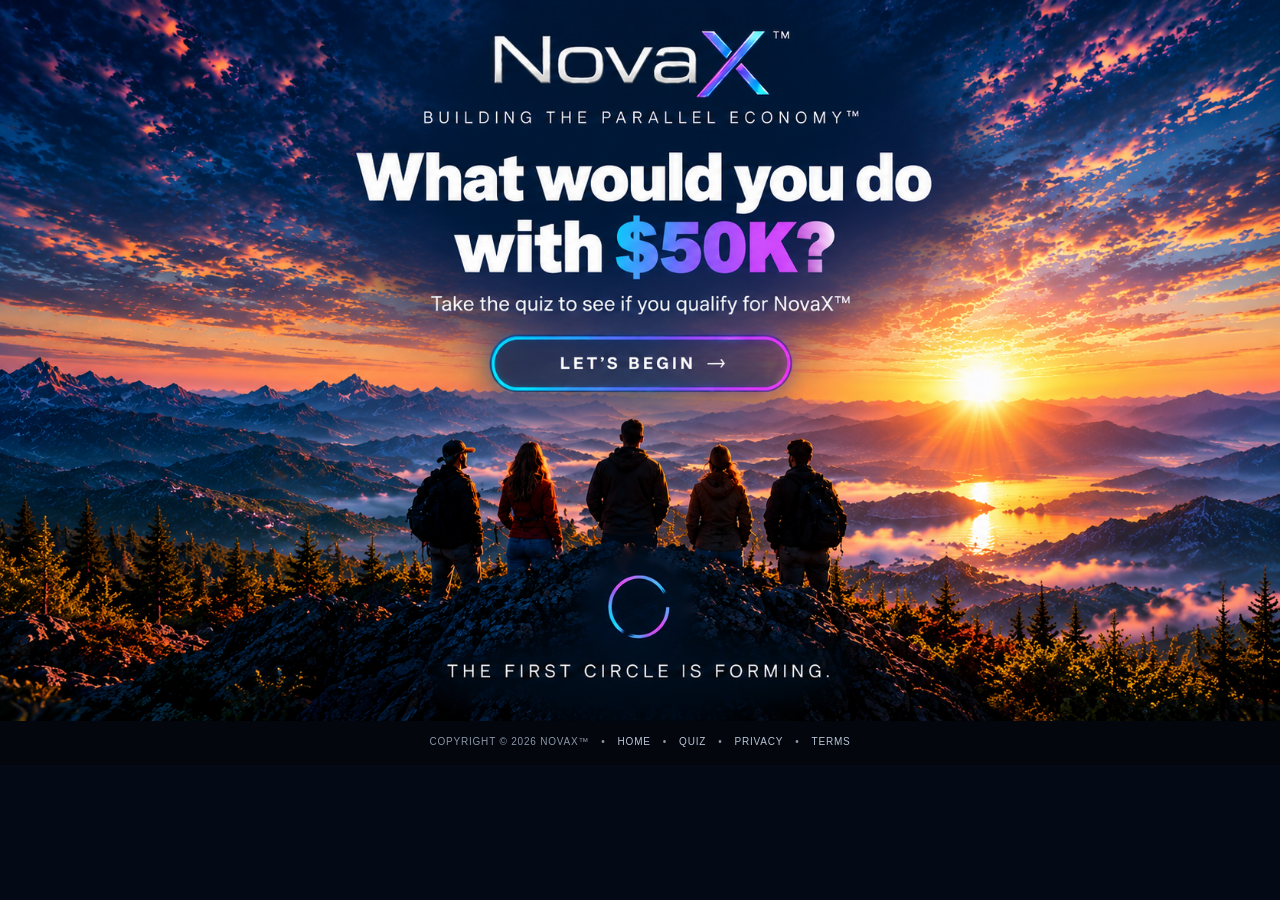
<file: index.html>
<!doctype html>
<html lang="en">
<head>
<meta charset="utf-8">
<meta name="viewport" content="width=device-width,initial-scale=1">
<title>NovaX™ — Building the Parallel Economy™</title>
<meta name="description" content="NovaX™ — Building the Parallel Economy™. What would you do with $50K? Take the quiz to see if you qualify for NovaX™.">
<meta name="theme-color" content="#030a16">
<style>
:root{--page-bg:#030a16;--footer:#03070d;--footer-text:#8b96a8;--footer-link:#b9c6d8}
*{box-sizing:border-box}
html,body{margin:0;min-height:100%;background:var(--page-bg);color:#fff;font-family:Arial,Helvetica,sans-serif}
body{min-height:100svh;overflow-x:hidden}
.landing-page{min-height:100svh;display:flex;flex-direction:column;align-items:center;justify-content:flex-start;background:var(--page-bg);overflow-x:hidden}
.landing-stage{position:relative;flex:0 0 auto;width:100vw;height:100svh;min-height:0;overflow:hidden;background:var(--page-bg);display:flex;align-items:center;justify-content:center}
.landing-art{display:block;width:auto;height:100%;max-width:none;object-fit:contain;flex:0 0 auto}
.landing-art--landscape{display:none}
.landing-cta{position:absolute;left:25.6%;top:48.0%;width:48.5%;height:6.0%;z-index:3;display:block;border-radius:999px;cursor:pointer;-webkit-tap-highlight-color:transparent}
.landing-cta:focus-visible{outline:3px solid #fff;outline-offset:6px}
.site-footer{width:100%;display:flex;justify-content:center;align-items:center;gap:12px;flex-wrap:wrap;padding:14px 12px 16px;background:var(--footer);color:var(--footer-text);font-size:10px;line-height:1.4;letter-spacing:.08em;text-transform:uppercase;text-align:center}
.site-footer a{color:var(--footer-link);text-decoration:none}.site-footer a:hover{color:#fff}.site-footer a:focus-visible{outline:2px solid #fff;outline-offset:3px}
.sr-only{position:absolute!important;width:1px!important;height:1px!important;padding:0!important;margin:-1px!important;overflow:hidden!important;clip:rect(0,0,0,0)!important;white-space:nowrap!important;border:0!important}
@media (min-width:768px) and (orientation:landscape){
 .landing-stage{width:100vw;height:min(100svh,56.32775vw);max-height:100svh}
 .landing-art--portrait{display:none}
 .landing-art--landscape{display:block;width:100%;height:100%;object-fit:fill}
 .landing-cta{left:38.0%;top:46.0%;width:24.0%;height:8.0%}
}
@media (max-width:767px),(orientation:portrait){
 .landing-art--portrait{display:block}
 .landing-art--landscape{display:none}
 .landing-cta{left:25.6%;top:48.0%;width:48.5%;height:6.0%}
}
@media (prefers-reduced-motion:reduce){.landing-cta{transition:none}}
</style>
</head>
<body>
<main class="landing-page" aria-label="NovaX™ landing page">
  <section class="landing-stage" aria-label="NovaX™ introduction">
    <img class="landing-art landing-art--portrait" src="assets/NovaX_LOCKED_PORTRAIT_REFERENCE.png" alt="NovaX™ — Building the Parallel Economy™. What would you do with $50K?">
    <img class="landing-art landing-art--landscape" src="assets/NovaX_LOCKED_LANDSCAPE_REFERENCE.png" alt="" aria-hidden="true">
    <a class="landing-cta" href="quiz.html" aria-label="Let's begin the NovaX™ quiz"><span class="sr-only">LET’S BEGIN →</span></a>
  </section>
  <nav class="site-footer" aria-label="Site navigation">
    <span>Copyright © 2026 NovaX™</span><span aria-hidden="true">•</span>
    <a href="index.html">Home</a><span aria-hidden="true">•</span>
    <a href="quiz.html">Quiz</a><span aria-hidden="true">•</span>
    <a href="privacy.html">Privacy</a><span aria-hidden="true">•</span>
    <a href="terms.html">Terms</a>
  </nav>
</main>
</body>
</html>
</file>
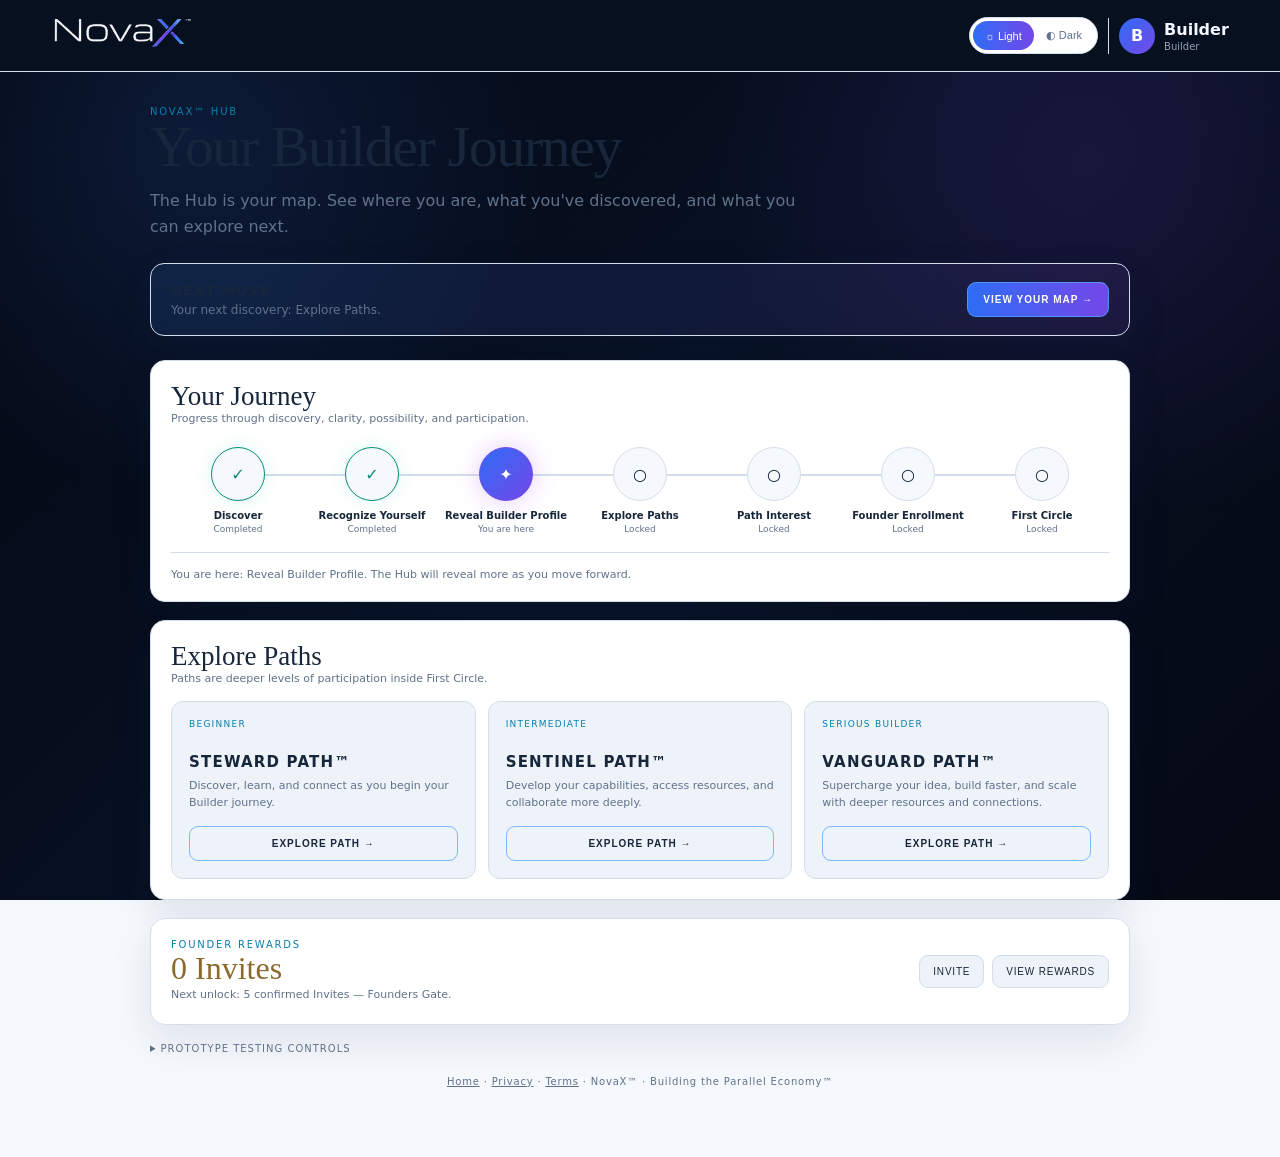
<file: hub.html>
<!doctype html>
<html lang="en">
<head>
<meta charset="utf-8"><meta name="viewport" content="width=device-width,initial-scale=1">
<title>NovaX™ Hub — Your Builder Journey</title>
<style>
:root{--bg:#06101f;--panel:#0a1729;--panel2:#0d1d32;--text:#f4f7ff;--muted:#93a2b8;--line:#21405f;--cyan:#20d8ff;--blue:#3d8cff;--violet:#9b5cff;--gold:#d6b66b;--good:#45e6c0;--shadow:0 18px 55px rgba(0,0,0,.24)}
html.light{--bg:#f5f8fc;--panel:#fff;--panel2:#edf3f9;--text:#17263a;--muted:#60728b;--line:#d3deea;--cyan:#087fae;--blue:#2f6cf4;--violet:#7447e8;--gold:#8b6a2e;--good:#078d76;--shadow:0 16px 42px rgba(31,60,95,.10)}
*{box-sizing:border-box}html{scroll-behavior:smooth}body{margin:0;background:radial-gradient(circle at 70% 0%,rgba(44,100,180,.18),transparent 34%),var(--bg);color:var(--text);font-family:Inter,ui-sans-serif,system-ui,-apple-system,Segoe UI,Arial,sans-serif}.app{min-height:100vh}.top{height:72px;border-bottom:1px solid var(--line);display:flex;align-items:center;justify-content:space-between;padding:0 clamp(16px,4vw,54px);position:sticky;top:0;z-index:20;background:color-mix(in srgb,var(--bg) 92%,transparent);backdrop-filter:blur(14px)}.brand img{width:156px;height:54px;object-fit:contain;display:block}.actions{display:flex;align-items:center;gap:10px}.theme{display:flex;border:1px solid var(--line);border-radius:999px;padding:3px;background:var(--panel)}.theme button{border:0;background:transparent;border-radius:999px;padding:8px 12px;font-size:11px;color:var(--muted)}.theme button.active{background:linear-gradient(90deg,var(--blue),var(--violet));color:#fff}.profile{display:flex;align-items:center;gap:9px;padding-left:10px;border-left:1px solid var(--line)}.avatar{width:36px;height:36px;border-radius:50%;display:grid;place-items:center;background:linear-gradient(135deg,var(--blue),var(--violet));color:#fff;font-weight:800}.profile small{display:block;color:var(--muted);font-size:10px;margin-top:2px}.top{background:color-mix(in srgb,var(--bg) 94%,transparent);color:var(--text)}html.light .top{background:#06101f;color:#f4f7ff}html.light .top .profile small{color:#93a2b8}html.light .top .theme{background:var(--panel);border-color:var(--line)}html.light .top .theme button{color:var(--muted)}html.light .top .theme button.active{background:linear-gradient(90deg,var(--blue),var(--violet));color:#fff}.wrap{width:min(980px,92vw);margin:0 auto;padding:34px 0 70px}.eyebrow{font-size:10px;letter-spacing:.18em;text-transform:uppercase;color:var(--cyan)}h1,h2,h3{margin:0}h1{font-family:Georgia,serif;font-weight:400;font-size:clamp(36px,5vw,58px);line-height:1.02;letter-spacing:-.025em}.intro{margin-bottom:22px}.intro p{max-width:650px;color:var(--muted);line-height:1.6;margin:12px 0 0}.next{display:flex;align-items:center;justify-content:space-between;gap:18px;padding:18px 20px;border:1px solid var(--line);border-radius:14px;background:linear-gradient(120deg,rgba(61,140,255,.12),rgba(155,92,255,.09));box-shadow:var(--shadow);margin:24px 0}.next strong{display:block;font-size:13px;letter-spacing:.12em;text-transform:uppercase}.next p{margin:5px 0 0;color:var(--muted);font-size:12px}.next button,.path button{border:1px solid rgba(87,164,255,.75);background:linear-gradient(90deg,var(--blue),var(--violet));border-radius:9px;padding:11px 15px;color:#fff;font-size:10px;font-weight:800;letter-spacing:.1em;text-transform:uppercase;white-space:nowrap}.section{margin-top:18px;padding:20px;border:1px solid var(--line);border-radius:15px;background:linear-gradient(180deg,rgba(12,30,52,.78),rgba(7,20,36,.86));box-shadow:var(--shadow)}html.light .section{background:var(--panel)}.section-head{display:flex;justify-content:space-between;align-items:end;gap:12px}.section-head h2{font-family:Georgia,serif;font-size:27px;font-weight:400}.section-head p{margin:0;color:var(--muted);font-size:11px}.map{margin-top:22px;display:grid;grid-template-columns:repeat(7,1fr);gap:0;position:relative}.map:before{content:"";position:absolute;left:7%;right:7%;top:27px;height:2px;background:var(--line)}.node{position:relative;text-align:center;z-index:1}.dot{width:54px;height:54px;margin:0 auto;border-radius:50%;display:grid;place-items:center;border:1px solid var(--line);background:var(--bg);font-size:16px}.node.done .dot{border-color:var(--good);color:var(--good);box-shadow:0 0 18px rgba(69,230,192,.18)}.node.current .dot{border-color:var(--violet);background:linear-gradient(135deg,var(--blue),var(--violet));color:#fff;box-shadow:0 0 25px rgba(155,92,255,.3)}.node b{display:block;margin-top:9px;font-size:10px}.node span{display:block;margin-top:3px;color:var(--muted);font-size:9px}.map-note{margin-top:18px;padding-top:15px;border-top:1px solid var(--line);font-size:11px;color:var(--muted)}.paths{display:grid;grid-template-columns:repeat(3,1fr);gap:12px;margin-top:16px}.path{padding:17px;border:1px solid var(--line);border-radius:12px;background:var(--panel2);min-height:165px;display:flex;flex-direction:column}.path .state{font-size:9px;letter-spacing:.14em;text-transform:uppercase;color:var(--cyan)}.path h3{font-size:15px;letter-spacing:.08em;margin-top:24px}.path p{font-size:11px;color:var(--muted);line-height:1.5;margin:7px 0 15px}.path button{margin-top:auto;background:transparent;color:var(--text)}.founder-row{display:flex;align-items:center;justify-content:space-between;gap:18px}.founder-count{font-family:Georgia,serif;font-size:32px;color:var(--gold)}.founder-meta{color:var(--muted);font-size:11px;line-height:1.5}.founder-actions{display:flex;gap:8px}.ghost{border:1px solid var(--line);background:var(--panel2);color:var(--text);border-radius:9px;padding:10px 13px;font-size:10px;letter-spacing:.08em;text-transform:uppercase}.details{margin-top:18px}.details summary{cursor:pointer;color:var(--muted);font-size:10px;letter-spacing:.1em;text-transform:uppercase}.test-grid{display:grid;grid-template-columns:repeat(4,1fr);gap:7px;margin-top:10px}.test-grid button{padding:9px}.event-log{margin-top:10px}.event-log pre{max-height:220px;overflow:auto;white-space:pre-wrap;font-size:9px;color:var(--muted);background:var(--bg);padding:10px;border-radius:8px}.footer{margin-top:22px;text-align:center;color:var(--muted);font-size:10px;letter-spacing:.08em}.footer a{color:var(--muted)}@media(max-width:760px){.top{height:66px}.brand img{width:126px}.profile div:not(.avatar){display:none}.wrap{padding-top:24px}.next{align-items:stretch;flex-direction:column}.next button{width:100%}.map{grid-template-columns:1fr;gap:16px;padding-left:10px}.map:before{left:36px;right:auto;top:27px;bottom:27px;width:2px;height:auto}.node{display:grid;grid-template-columns:54px 1fr;text-align:left;align-items:center;column-gap:13px}.node b{margin:0}.node span{grid-column:2}.paths{grid-template-columns:1fr}.founder-row{align-items:flex-start;flex-direction:column}.founder-actions{width:100%}.founder-actions button{flex:1}.test-grid{grid-template-columns:repeat(2,1fr)}}
</style>
<link rel="stylesheet" href="assets/novax-signature.css">
</head>
<body class="hub-page">
<header class="top"><div class="brand"><img id="brandLogo" src="assets/NovaX_APPROVED_LOGO_ASSET.png" alt="NovaX™"></div><div class="actions"><div class="theme" aria-label="Theme"><button id="lightBtn" type="button">☼ Light</button><button id="darkBtn" type="button">◐ Dark</button></div><div class="profile"><div class="avatar" id="avatar">B</div><div><strong id="userName">Builder</strong><small>Builder</small></div></div></div></header>
<main class="wrap">
<section class="intro"><div class="eyebrow">NovaX™ Hub</div><h1>Your Builder Journey</h1><p>The Hub is your map. See where you are, what you've discovered, and what you can explore next.</p></section>
<section class="next"><div><strong id="nextLabel">NEXT MOVE</strong><p id="nextText">Explore your Builder Journey.</p></div><button id="nextBtn" type="button">VIEW YOUR MAP →</button></section>
<section class="section" id="journey"><div class="section-head"><div><h2>Your Journey</h2><p>Progress through discovery, clarity, possibility, and participation.</p></div></div><div class="map" id="journeyMap"></div><div class="map-note" id="mapNote">Your Builder Profile is where your map begins. Your next discovery is ahead.</div></section>
<section class="section" id="paths"><div class="section-head"><div><h2>Explore Paths</h2><p>Paths are deeper levels of participation inside First Circle.</p></div></div><div class="paths"><article class="path"><span class="state">BEGINNER</span><h3>STEWARD PATH™</h3><p>Discover, learn, and connect as you begin your Builder journey.</p><button type="button" data-path="steward">EXPLORE PATH →</button></article><article class="path"><span class="state">INTERMEDIATE</span><h3>SENTINEL PATH™</h3><p>Develop your capabilities, access resources, and collaborate more deeply.</p><button type="button" data-path="sentinel">EXPLORE PATH →</button></article><article class="path"><span class="state">SERIOUS BUILDER</span><h3>VANGUARD PATH™</h3><p>Supercharge your idea, build faster, and scale with deeper resources and connections.</p><button type="button" data-path="vanguard">EXPLORE PATH →</button></article></div></section>
<section class="section" id="founderRewards"><div class="founder-row"><div><div class="eyebrow">Founder Rewards</div><div class="founder-count"><span id="inviteCount">0</span> Invites</div><div class="founder-meta" id="rewardNext">Reach 5 confirmed Invites to unlock Founders Gate.</div></div><div class="founder-actions"><button class="ghost" id="inviteBtn" type="button">INVITE</button><button class="ghost" id="rewardsBtn" type="button">VIEW REWARDS</button></div></div></section>
<details class="details"><summary>Prototype testing controls</summary><div class="test-grid"><button class="ghost" data-simulate="1">+1</button><button class="ghost" data-simulate="5">+5</button><button class="ghost" data-simulate="50">+50</button><button class="ghost" data-simulate="1000">+1,000</button></div><div class="test-grid"><button class="ghost" id="simulateDuplicate">TEST DUPLICATE</button><button class="ghost" id="simulateSelf">TEST SELF-INVITE</button><button class="ghost" id="resetTestData">RESET</button><button class="ghost" id="copyBtn">COPY INVITE</button></div><div class="event-log"><pre id="eventLog">No simulated qualifying events yet.</pre></div></details>
<footer class="footer"><a href="index.html">Home</a> · <a href="privacy.html">Privacy</a> · <a href="terms.html">Terms</a> · NovaX™ · Building the Parallel Economy™</footer>
</main>
<script>
const KEY='novax_builder_v4';
function state(){try{return JSON.parse(localStorage.getItem(KEY)||'{}')}catch(e){return {}}}
const s=state(), first=(s.name||'Builder').split(/\s+/)[0], profile=s.profile||'';
document.getElementById('userName').textContent=first;document.getElementById('avatar').textContent=first[0]?.toUpperCase()||'B';
const count=Number(s.confirmedInviteCount||0);document.getElementById('inviteCount').textContent=count.toLocaleString();
const stages=['Discover','Recognize Yourself','Reveal Builder Profile','Explore Paths','Path Interest','Founder Enrollment','First Circle'];
let current=profile?3:2;if(count>=5)current=5;if(count>=1000)current=6;
document.getElementById('journeyMap').innerHTML=stages.map((x,i)=>`<div class="node ${i<current?'done':''} ${i===current?'current':''}"><div class="dot">${i<current?'✓':i===current?'✦':'○'}</div><div><b>${x}</b><span>${i<current?'Completed':i===current?'You are here':'Locked'}</span></div></div>`).join('');
const nextText=stages[Math.min(current+1,stages.length-1)];document.getElementById('nextText').textContent=current>=6?'Your First Circle journey is beginning.':`Your next discovery: ${nextText}.`;
document.getElementById('nextBtn').onclick=()=>document.getElementById('journey').scrollIntoView({behavior:'smooth'});
document.getElementById('mapNote').textContent=current>=6?'You have reached First Circle. Deeper participation begins there.':`You are here: ${stages[current]}. The Hub will reveal more as you move forward.`;
const milestones=[[5,'Founders Gate'],[50,'$50 Founders Credit'],[100,'$100 Founders Credit'],[250,'$250 Founders Credit'],[500,'$500 Founders Credit or Steward Path™'],[1000,'$1,000 Founders Credit toward Sentinel/Vanguard + priority placement']];
const next=milestones.find(x=>count<x[0]);document.getElementById('rewardNext').textContent=next?`Next unlock: ${next[0].toLocaleString()} confirmed Invites — ${next[1]}.`:'All Founder Reward milestones reached.';
document.getElementById('inviteBtn').onclick=()=>{const code=s.inviteCode||('NOVAX-'+(first||'BUILDER').toUpperCase());const url=location.origin+location.pathname.replace(/hub\.html$/,'')+'quiz.html?ref='+encodeURIComponent(code);if(navigator.share)navigator.share({title:'NovaX™',text:'Invite Builders to take the Quiz. Help Launch NovaX™. Unlock Founding Rewards.',url});else navigator.clipboard?.writeText(url)};
document.getElementById('rewardsBtn').onclick=()=>{document.getElementById('founderRewards').scrollIntoView({behavior:'smooth'})};
document.querySelectorAll('[data-path]').forEach(b=>b.onclick=()=>alert('Path Discovery prototype — the detailed Path experience will be tested next.'));
function applyTheme(t){document.documentElement.classList.toggle('light',t==='light');document.getElementById('lightBtn').classList.toggle('active',t==='light');document.getElementById('darkBtn').classList.toggle('active',t==='dark');document.getElementById('brandLogo').src='assets/NovaX_APPROVED_LOGO_ASSET.png';try{localStorage.setItem('novax_theme',t)}catch(e){}}
const saved=localStorage.getItem('novax_theme');const auto=matchMedia('(prefers-color-scheme: light)').matches?'light':'dark';applyTheme(saved||auto);document.getElementById('lightBtn').onclick=()=>applyTheme('light');document.getElementById('darkBtn').onclick=()=>applyTheme('dark');
let testModeEvents=Array.isArray(s.inviteEvents)?s.inviteEvents:[], confirmedInviteCount=count;
function save(){const n={...s,confirmedInviteCount,testModeEvents,inviteEvents:testModeEvents};try{localStorage.setItem(KEY,JSON.stringify(n))}catch(e){}}
function eid(){return `test_${Date.now()}_${Math.random().toString(36).slice(2,7)}`}
function record(type,data={}){testModeEvents.push({eventId:eid(),eventType:type,timestamp:new Date().toISOString(),testMode:true,...data})}
function simulateOne(){const participantId=`test_participant_${testModeEvents.filter(e=>e.eventType==='confirmed_invite_qualified').length+1}`,founderId=s.inviteCode||'NOVAX-BUILDER';record('confirmed_invite_qualified',{founderId,invitedParticipantId:participantId});confirmedInviteCount++;}
function refresh(){document.getElementById('inviteCount').textContent=confirmedInviteCount.toLocaleString();const n=milestones.find(x=>confirmedInviteCount<x[0]);document.getElementById('rewardNext').textContent=n?`Next unlock: ${n[0].toLocaleString()} confirmed Invites — ${n[1]}.`:'All Founder Reward milestones reached.';document.getElementById('eventLog').textContent=testModeEvents.slice(-30).map(e=>JSON.stringify(e)).join('\n')||'No simulated qualifying events yet.';save()}
function simulateMany(n){for(let i=0;i<n;i++)simulateOne();refresh()}
document.querySelectorAll('[data-simulate]').forEach(b=>b.onclick=()=>simulateMany(Number(b.dataset.simulate)));document.getElementById('simulateDuplicate').onclick=()=>{record('duplicate_event_rejected',{reason:'Participant already qualified'});refresh()};document.getElementById('simulateSelf').onclick=()=>{record('self_invite_rejected',{reason:'Self-invite'});refresh()};document.getElementById('resetTestData').onclick=()=>{testModeEvents=[];confirmedInviteCount=0;refresh()};document.getElementById('copyBtn').onclick=()=>{const code=s.inviteCode||('NOVAX-'+(first||'BUILDER').toUpperCase());const url=location.origin+location.pathname.replace(/hub\.html$/,'')+'quiz.html?ref='+encodeURIComponent(code);navigator.clipboard?.writeText(url)};
</script></body></html>
</file>
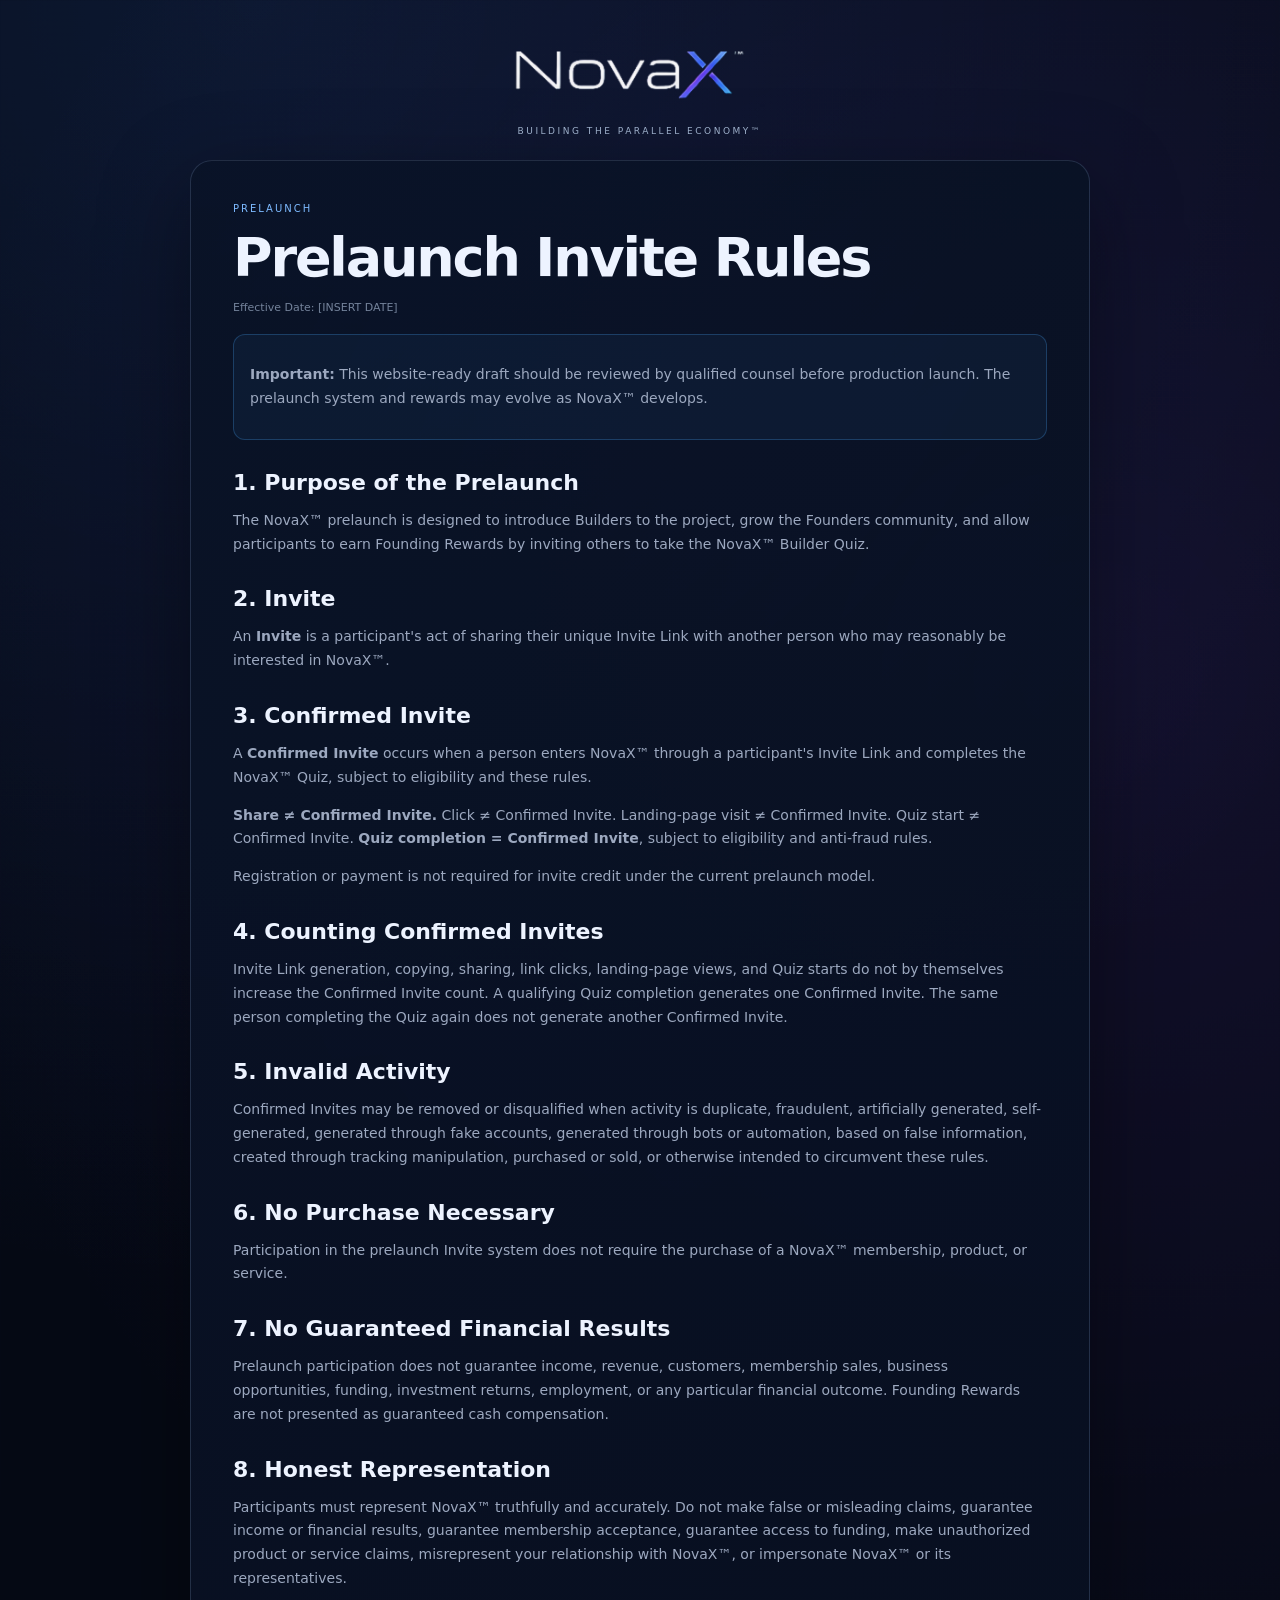
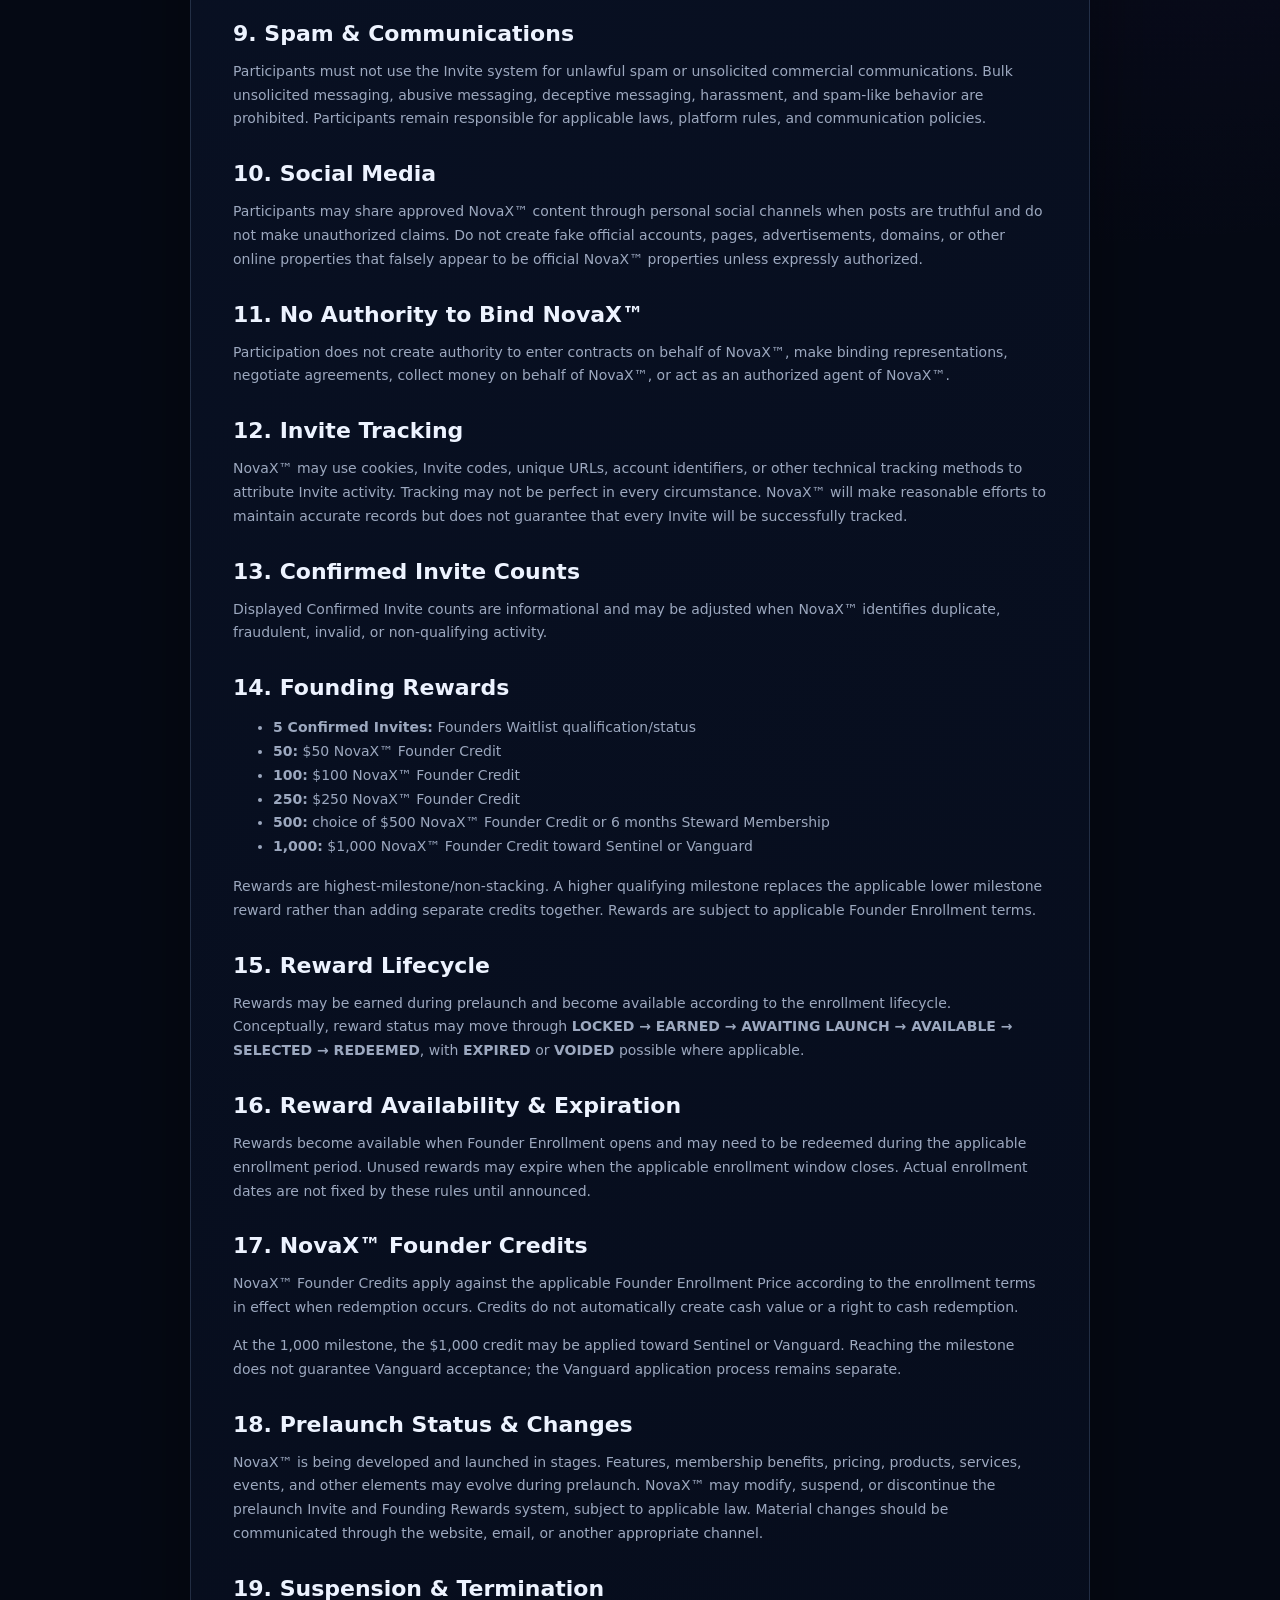
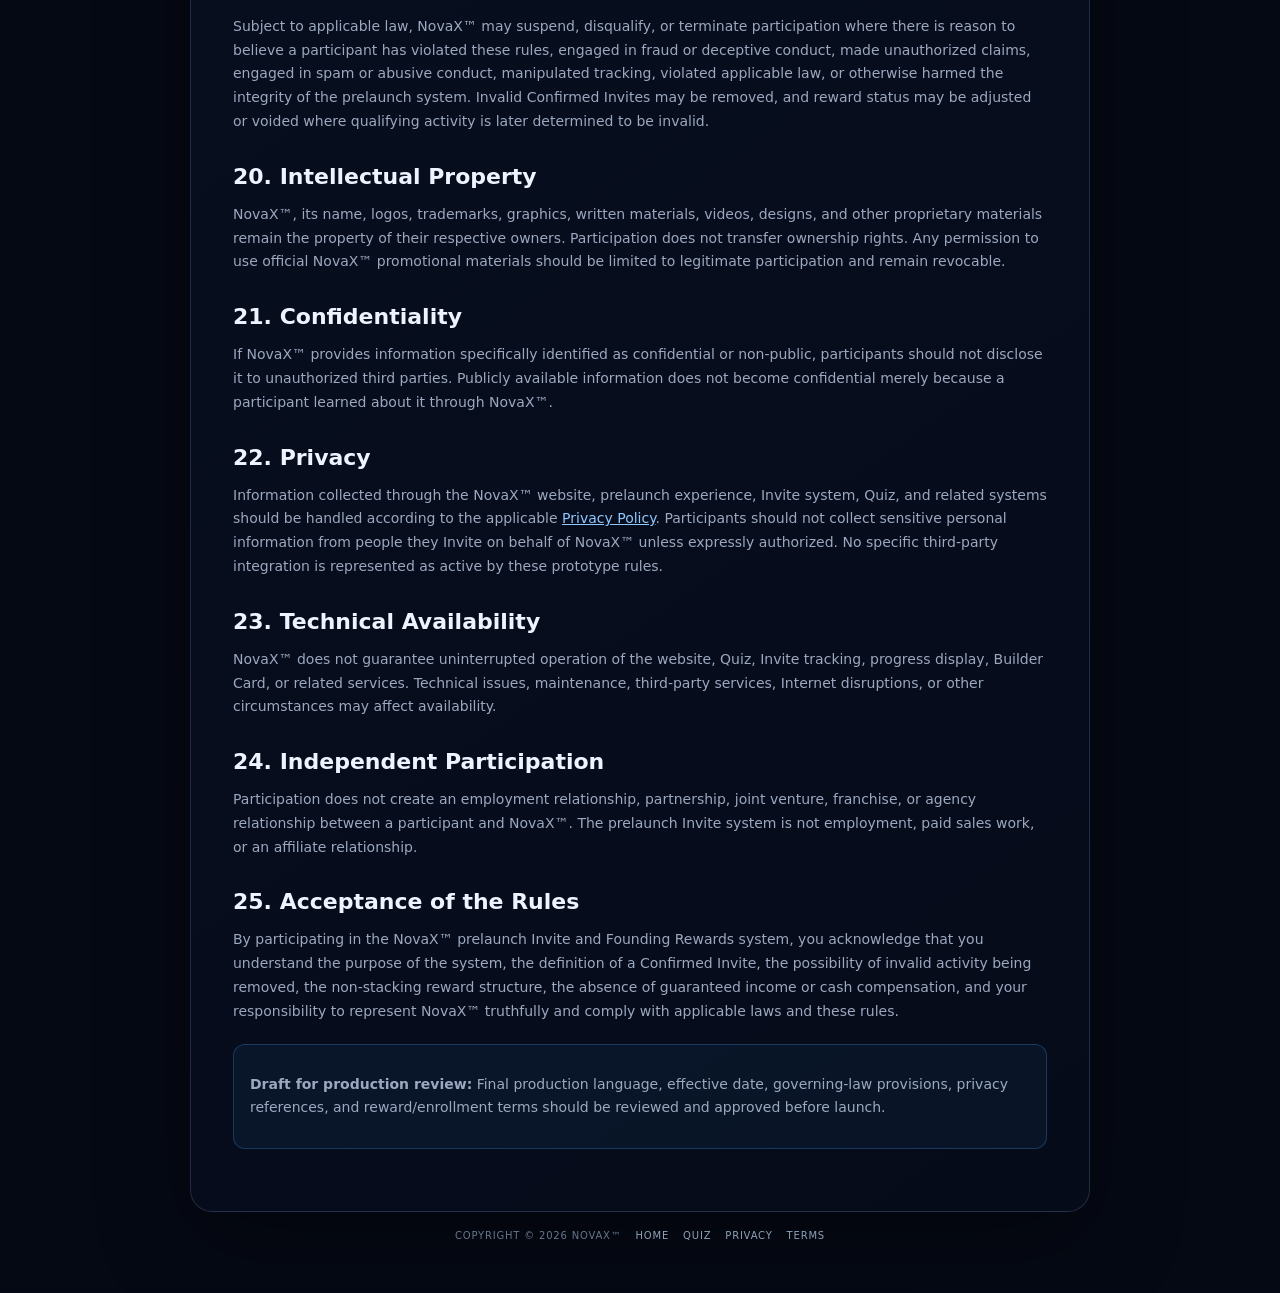
<file: prelaunch-invite-rules.html>
<!doctype html><html lang="en"><head><meta charset="utf-8"><meta name="viewport" content="width=device-width,initial-scale=1"><title>NovaX™ — Prelaunch Invite Rules</title><meta name="description" content="NovaX™ Prelaunch Invite Rules and Founding Rewards"><link rel="stylesheet" href="legal.css"></head><body><main class="page"><header class="header"><img class="logo" src="assets/NovaX_APPROVED_LOGO_ASSET.png" alt="NovaX™"><div class="tagline">Building the Parallel Economy™</div></header><article class="panel"><div class="eyebrow">Prelaunch</div><h1>Prelaunch Invite Rules</h1><div class="meta">Effective Date: [INSERT DATE]</div><div class="notice"><p><strong>Important:</strong> This website-ready draft should be reviewed by qualified counsel before production launch. The prelaunch system and rewards may evolve as NovaX™ develops.</p></div><h2>1. Purpose of the Prelaunch</h2><p>The NovaX™ prelaunch is designed to introduce Builders to the project, grow the Founders community, and allow participants to earn Founding Rewards by inviting others to take the NovaX™ Builder Quiz.</p><h2>2. Invite</h2><p>An <strong>Invite</strong> is a participant's act of sharing their unique Invite Link with another person who may reasonably be interested in NovaX™.</p><h2>3. Confirmed Invite</h2><p>A <strong>Confirmed Invite</strong> occurs when a person enters NovaX™ through a participant's Invite Link and completes the NovaX™ Quiz, subject to eligibility and these rules.</p><p><strong>Share ≠ Confirmed Invite.</strong> Click ≠ Confirmed Invite. Landing-page visit ≠ Confirmed Invite. Quiz start ≠ Confirmed Invite. <strong>Quiz completion = Confirmed Invite</strong>, subject to eligibility and anti-fraud rules.</p><p>Registration or payment is not required for invite credit under the current prelaunch model.</p><h2>4. Counting Confirmed Invites</h2><p>Invite Link generation, copying, sharing, link clicks, landing-page views, and Quiz starts do not by themselves increase the Confirmed Invite count. A qualifying Quiz completion generates one Confirmed Invite. The same person completing the Quiz again does not generate another Confirmed Invite.</p><h2>5. Invalid Activity</h2><p>Confirmed Invites may be removed or disqualified when activity is duplicate, fraudulent, artificially generated, self-generated, generated through fake accounts, generated through bots or automation, based on false information, created through tracking manipulation, purchased or sold, or otherwise intended to circumvent these rules.</p><h2>6. No Purchase Necessary</h2><p>Participation in the prelaunch Invite system does not require the purchase of a NovaX™ membership, product, or service.</p><h2>7. No Guaranteed Financial Results</h2><p>Prelaunch participation does not guarantee income, revenue, customers, membership sales, business opportunities, funding, investment returns, employment, or any particular financial outcome. Founding Rewards are not presented as guaranteed cash compensation.</p><h2>8. Honest Representation</h2><p>Participants must represent NovaX™ truthfully and accurately. Do not make false or misleading claims, guarantee income or financial results, guarantee membership acceptance, guarantee access to funding, make unauthorized product or service claims, misrepresent your relationship with NovaX™, or impersonate NovaX™ or its representatives.</p><h2>9. Spam &amp; Communications</h2><p>Participants must not use the Invite system for unlawful spam or unsolicited commercial communications. Bulk unsolicited messaging, abusive messaging, deceptive messaging, harassment, and spam-like behavior are prohibited. Participants remain responsible for applicable laws, platform rules, and communication policies.</p><h2>10. Social Media</h2><p>Participants may share approved NovaX™ content through personal social channels when posts are truthful and do not make unauthorized claims. Do not create fake official accounts, pages, advertisements, domains, or other online properties that falsely appear to be official NovaX™ properties unless expressly authorized.</p><h2>11. No Authority to Bind NovaX™</h2><p>Participation does not create authority to enter contracts on behalf of NovaX™, make binding representations, negotiate agreements, collect money on behalf of NovaX™, or act as an authorized agent of NovaX™.</p><h2>12. Invite Tracking</h2><p>NovaX™ may use cookies, Invite codes, unique URLs, account identifiers, or other technical tracking methods to attribute Invite activity. Tracking may not be perfect in every circumstance. NovaX™ will make reasonable efforts to maintain accurate records but does not guarantee that every Invite will be successfully tracked.</p><h2>13. Confirmed Invite Counts</h2><p>Displayed Confirmed Invite counts are informational and may be adjusted when NovaX™ identifies duplicate, fraudulent, invalid, or non-qualifying activity.</p><h2>14. Founding Rewards</h2><ul><li><strong>5 Confirmed Invites:</strong> Founders Waitlist qualification/status</li><li><strong>50:</strong> $50 NovaX™ Founder Credit</li><li><strong>100:</strong> $100 NovaX™ Founder Credit</li><li><strong>250:</strong> $250 NovaX™ Founder Credit</li><li><strong>500:</strong> choice of $500 NovaX™ Founder Credit or 6 months Steward Membership</li><li><strong>1,000:</strong> $1,000 NovaX™ Founder Credit toward Sentinel or Vanguard</li></ul><p>Rewards are highest-milestone/non-stacking. A higher qualifying milestone replaces the applicable lower milestone reward rather than adding separate credits together. Rewards are subject to applicable Founder Enrollment terms.</p><h2>15. Reward Lifecycle</h2><p>Rewards may be earned during prelaunch and become available according to the enrollment lifecycle. Conceptually, reward status may move through <strong>LOCKED → EARNED → AWAITING LAUNCH → AVAILABLE → SELECTED → REDEEMED</strong>, with <strong>EXPIRED</strong> or <strong>VOIDED</strong> possible where applicable.</p><h2>16. Reward Availability &amp; Expiration</h2><p>Rewards become available when Founder Enrollment opens and may need to be redeemed during the applicable enrollment period. Unused rewards may expire when the applicable enrollment window closes. Actual enrollment dates are not fixed by these rules until announced.</p><h2>17. NovaX™ Founder Credits</h2><p>NovaX™ Founder Credits apply against the applicable Founder Enrollment Price according to the enrollment terms in effect when redemption occurs. Credits do not automatically create cash value or a right to cash redemption.</p><p>At the 1,000 milestone, the $1,000 credit may be applied toward Sentinel or Vanguard. Reaching the milestone does not guarantee Vanguard acceptance; the Vanguard application process remains separate.</p><h2>18. Prelaunch Status &amp; Changes</h2><p>NovaX™ is being developed and launched in stages. Features, membership benefits, pricing, products, services, events, and other elements may evolve during prelaunch. NovaX™ may modify, suspend, or discontinue the prelaunch Invite and Founding Rewards system, subject to applicable law. Material changes should be communicated through the website, email, or another appropriate channel.</p><h2>19. Suspension &amp; Termination</h2><p>Subject to applicable law, NovaX™ may suspend, disqualify, or terminate participation where there is reason to believe a participant has violated these rules, engaged in fraud or deceptive conduct, made unauthorized claims, engaged in spam or abusive conduct, manipulated tracking, violated applicable law, or otherwise harmed the integrity of the prelaunch system. Invalid Confirmed Invites may be removed, and reward status may be adjusted or voided where qualifying activity is later determined to be invalid.</p><h2>20. Intellectual Property</h2><p>NovaX™, its name, logos, trademarks, graphics, written materials, videos, designs, and other proprietary materials remain the property of their respective owners. Participation does not transfer ownership rights. Any permission to use official NovaX™ promotional materials should be limited to legitimate participation and remain revocable.</p><h2>21. Confidentiality</h2><p>If NovaX™ provides information specifically identified as confidential or non-public, participants should not disclose it to unauthorized third parties. Publicly available information does not become confidential merely because a participant learned about it through NovaX™.</p><h2>22. Privacy</h2><p>Information collected through the NovaX™ website, prelaunch experience, Invite system, Quiz, and related systems should be handled according to the applicable <a href="privacy.html">Privacy Policy</a>. Participants should not collect sensitive personal information from people they Invite on behalf of NovaX™ unless expressly authorized. No specific third-party integration is represented as active by these prototype rules.</p><h2>23. Technical Availability</h2><p>NovaX™ does not guarantee uninterrupted operation of the website, Quiz, Invite tracking, progress display, Builder Card, or related services. Technical issues, maintenance, third-party services, Internet disruptions, or other circumstances may affect availability.</p><h2>24. Independent Participation</h2><p>Participation does not create an employment relationship, partnership, joint venture, franchise, or agency relationship between a participant and NovaX™. The prelaunch Invite system is not employment, paid sales work, or an affiliate relationship.</p><h2>25. Acceptance of the Rules</h2><p>By participating in the NovaX™ prelaunch Invite and Founding Rewards system, you acknowledge that you understand the purpose of the system, the definition of a Confirmed Invite, the possibility of invalid activity being removed, the non-stacking reward structure, the absence of guaranteed income or cash compensation, and your responsibility to represent NovaX™ truthfully and comply with applicable laws and these rules.</p><div class="notice"><p><strong>Draft for production review:</strong> Final production language, effective date, governing-law provisions, privacy references, and reward/enrollment terms should be reviewed and approved before launch.</p></div></article><nav class="footer" aria-label="Site navigation"><span class="copyright">Copyright © 2026 NovaX™</span><a href="index.html">Home</a><a href="quiz.html">Quiz</a><a href="privacy.html">Privacy</a><a href="terms.html">Terms</a></nav></main></body></html>
</file>
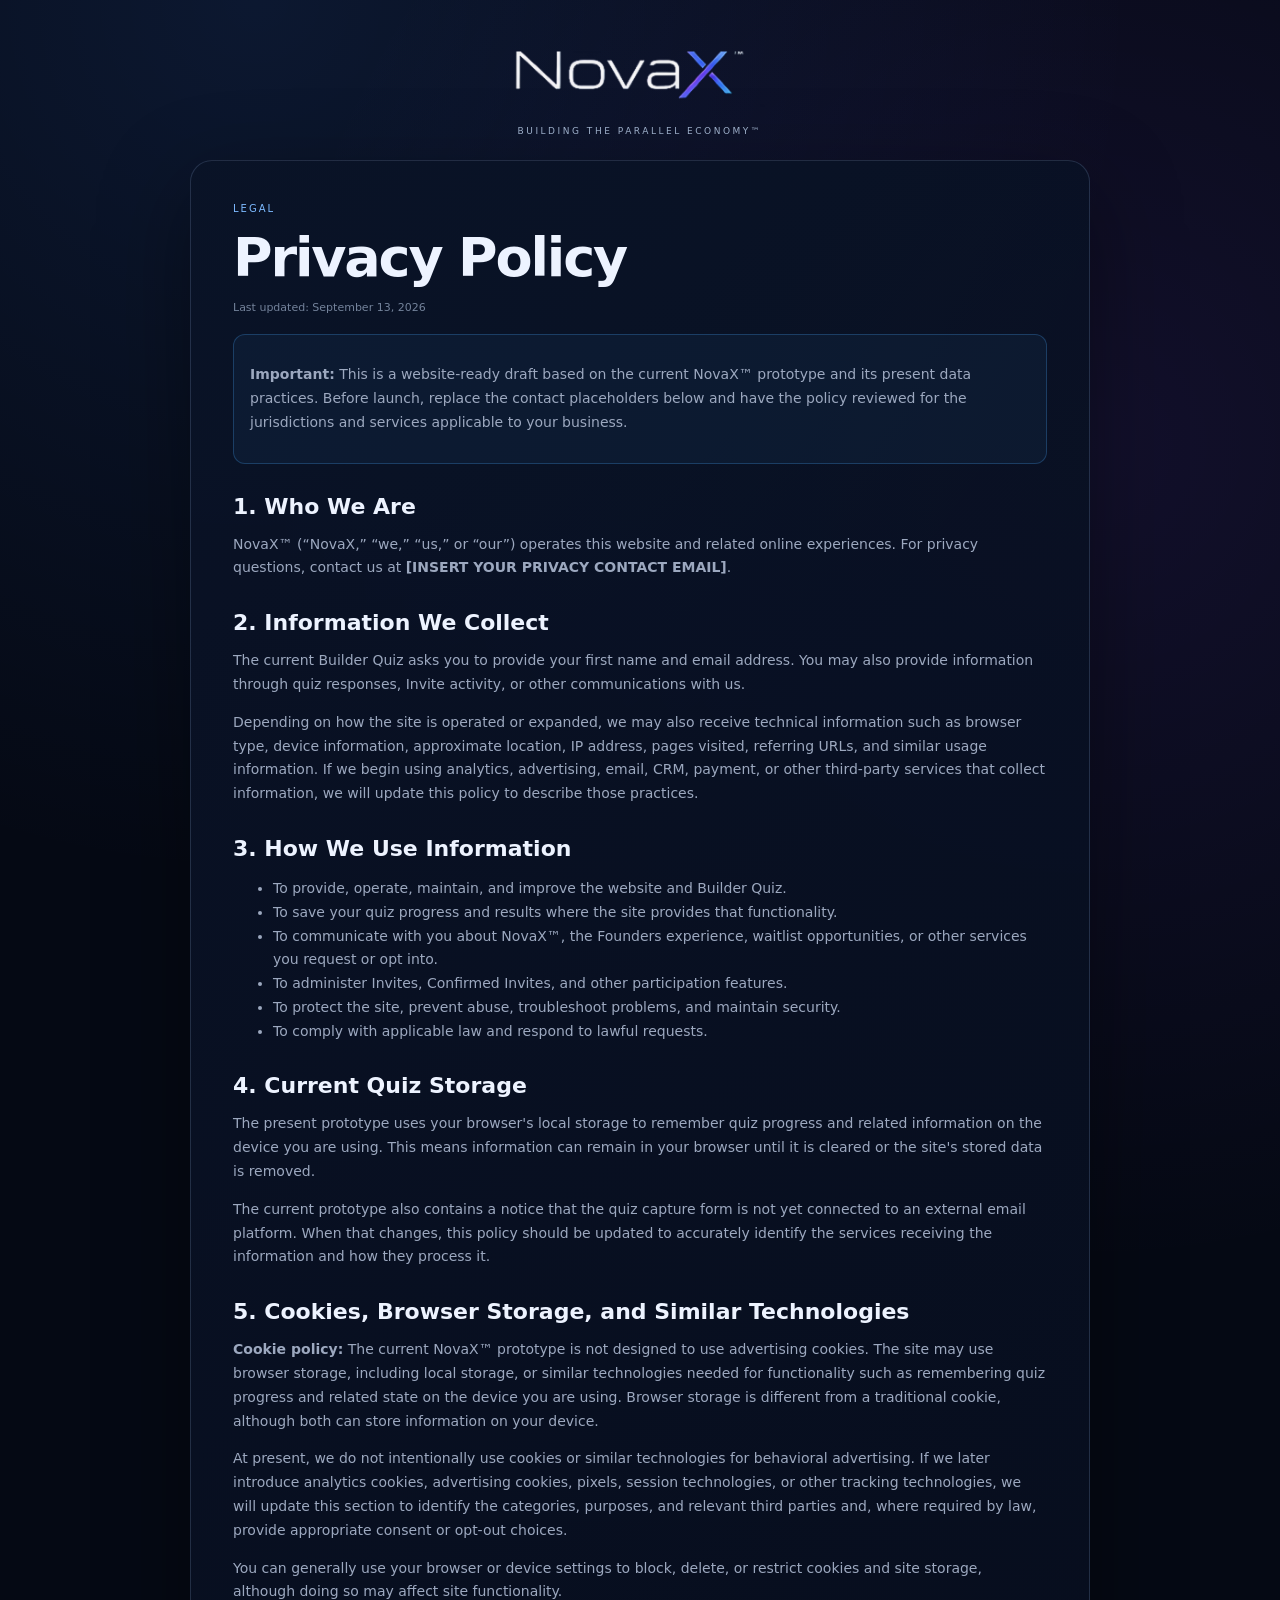
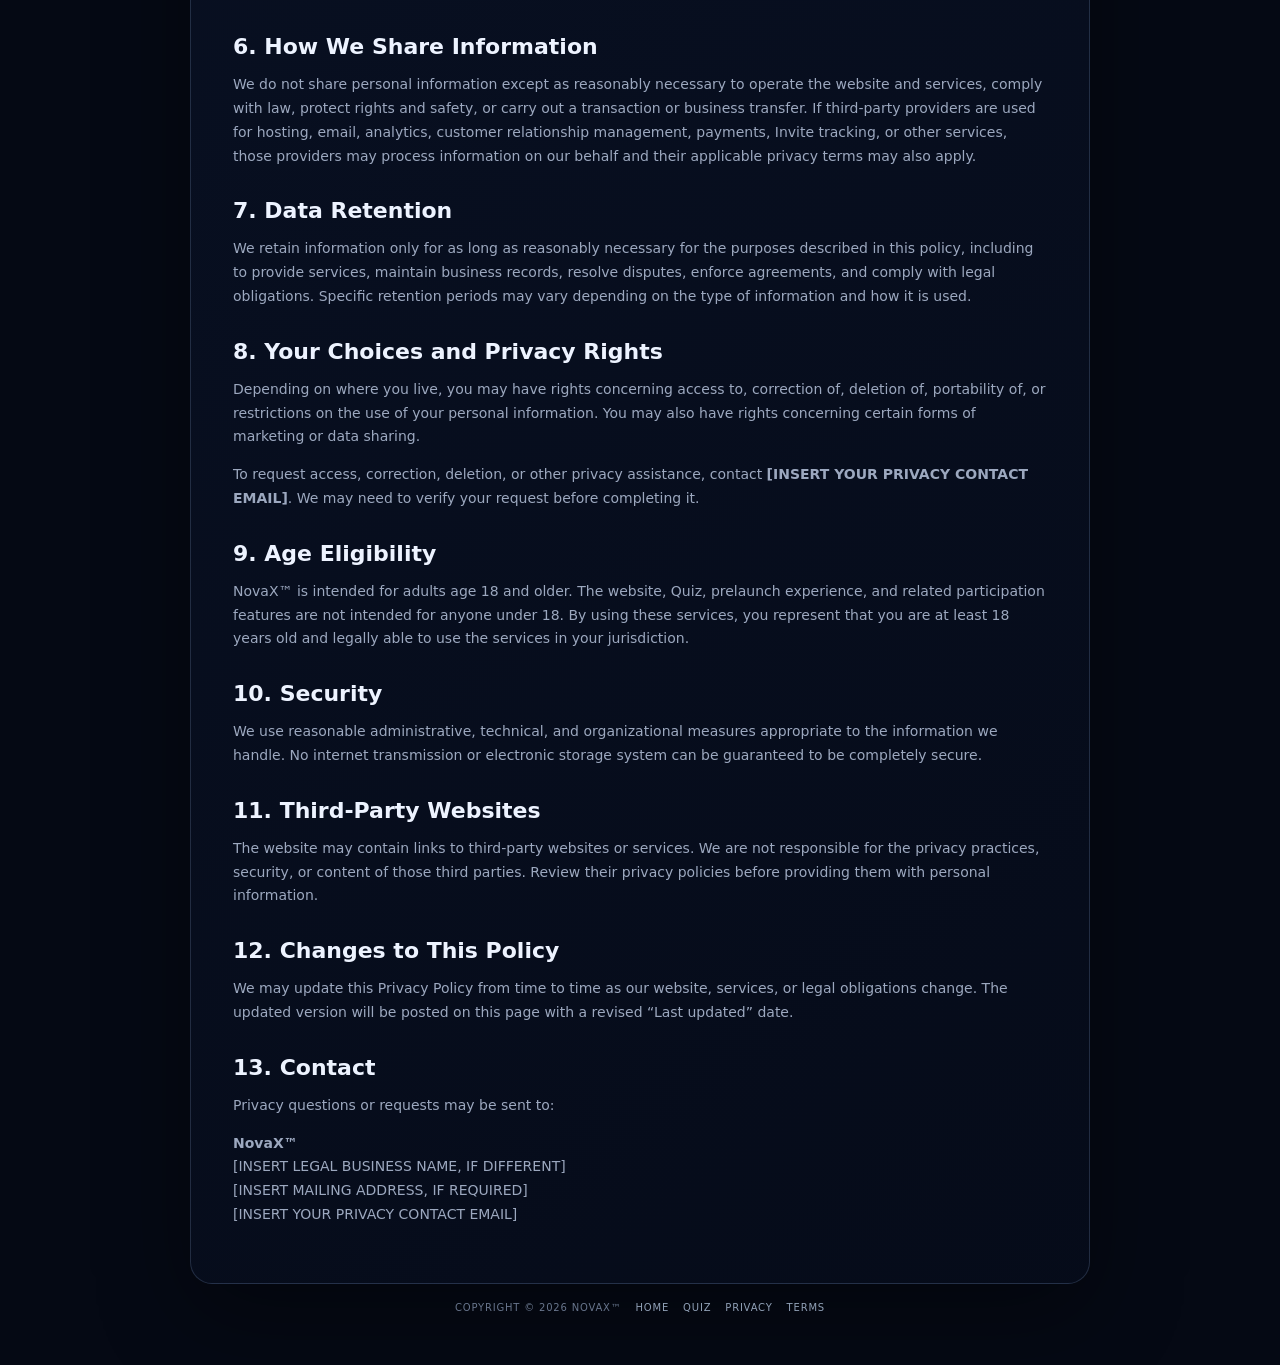
<file: privacy.html>
<!doctype html>
<html lang="en">
<head>
<meta charset="utf-8">
<meta name="viewport" content="width=device-width,initial-scale=1">
<title>NovaX™ — Privacy Policy</title>
<meta name="description" content="NovaX™ Privacy Policy">
<link rel="stylesheet" href="legal.css">
</head>
<body>
<main class="page">
  <header class="header">
    <img class="logo" src="assets/NovaX_APPROVED_LOGO_ASSET.png" alt="NovaX™">
    <div class="tagline">Building the Parallel Economy™</div>
  </header>

  <article class="panel">
    <div class="eyebrow">Legal</div>
    <h1>Privacy Policy</h1>
    <div class="meta">Last updated: September 13, 2026</div>

    <div class="notice">
      <p><strong>Important:</strong> This is a website-ready draft based on the current NovaX™ prototype and its present data practices. Before launch, replace the contact placeholders below and have the policy reviewed for the jurisdictions and services applicable to your business.</p>
    </div>

    <h2>1. Who We Are</h2>
    <p>NovaX™ (“NovaX,” “we,” “us,” or “our”) operates this website and related online experiences. For privacy questions, contact us at <strong>[INSERT YOUR PRIVACY CONTACT EMAIL]</strong>.</p>

    <h2>2. Information We Collect</h2>
    <p>The current Builder Quiz asks you to provide your first name and email address. You may also provide information through quiz responses, Invite activity, or other communications with us.</p>
    <p>Depending on how the site is operated or expanded, we may also receive technical information such as browser type, device information, approximate location, IP address, pages visited, referring URLs, and similar usage information. If we begin using analytics, advertising, email, CRM, payment, or other third-party services that collect information, we will update this policy to describe those practices.</p>

    <h2>3. How We Use Information</h2>
    <ul>
      <li>To provide, operate, maintain, and improve the website and Builder Quiz.</li>
      <li>To save your quiz progress and results where the site provides that functionality.</li>
      <li>To communicate with you about NovaX™, the Founders experience, waitlist opportunities, or other services you request or opt into.</li>
      <li>To administer Invites, Confirmed Invites, and other participation features.</li>
      <li>To protect the site, prevent abuse, troubleshoot problems, and maintain security.</li>
      <li>To comply with applicable law and respond to lawful requests.</li>
    </ul>

    <h2>4. Current Quiz Storage</h2>
    <p>The present prototype uses your browser's local storage to remember quiz progress and related information on the device you are using. This means information can remain in your browser until it is cleared or the site's stored data is removed.</p>
    <p>The current prototype also contains a notice that the quiz capture form is not yet connected to an external email platform. When that changes, this policy should be updated to accurately identify the services receiving the information and how they process it.</p>

    <h2>5. Cookies, Browser Storage, and Similar Technologies</h2>
    <p><strong>Cookie policy:</strong> The current NovaX™ prototype is not designed to use advertising cookies. The site may use browser storage, including local storage, or similar technologies needed for functionality such as remembering quiz progress and related state on the device you are using. Browser storage is different from a traditional cookie, although both can store information on your device.</p>
    <p>At present, we do not intentionally use cookies or similar technologies for behavioral advertising. If we later introduce analytics cookies, advertising cookies, pixels, session technologies, or other tracking technologies, we will update this section to identify the categories, purposes, and relevant third parties and, where required by law, provide appropriate consent or opt-out choices.</p>
    <p>You can generally use your browser or device settings to block, delete, or restrict cookies and site storage, although doing so may affect site functionality.</p>

    <h2>6. How We Share Information</h2>
    <p>We do not share personal information except as reasonably necessary to operate the website and services, comply with law, protect rights and safety, or carry out a transaction or business transfer. If third-party providers are used for hosting, email, analytics, customer relationship management, payments, Invite tracking, or other services, those providers may process information on our behalf and their applicable privacy terms may also apply.</p>

    <h2>7. Data Retention</h2>
    <p>We retain information only for as long as reasonably necessary for the purposes described in this policy, including to provide services, maintain business records, resolve disputes, enforce agreements, and comply with legal obligations. Specific retention periods may vary depending on the type of information and how it is used.</p>

    <h2>8. Your Choices and Privacy Rights</h2>
    <p>Depending on where you live, you may have rights concerning access to, correction of, deletion of, portability of, or restrictions on the use of your personal information. You may also have rights concerning certain forms of marketing or data sharing.</p>
    <p>To request access, correction, deletion, or other privacy assistance, contact <strong>[INSERT YOUR PRIVACY CONTACT EMAIL]</strong>. We may need to verify your request before completing it.</p>

    <h2>9. Age Eligibility</h2>
    <p>NovaX™ is intended for adults age 18 and older. The website, Quiz, prelaunch experience, and related participation features are not intended for anyone under 18. By using these services, you represent that you are at least 18 years old and legally able to use the services in your jurisdiction.</p>

    <h2>10. Security</h2>
    <p>We use reasonable administrative, technical, and organizational measures appropriate to the information we handle. No internet transmission or electronic storage system can be guaranteed to be completely secure.</p>

    <h2>11. Third-Party Websites</h2>
    <p>The website may contain links to third-party websites or services. We are not responsible for the privacy practices, security, or content of those third parties. Review their privacy policies before providing them with personal information.</p>

    <h2>12. Changes to This Policy</h2>
    <p>We may update this Privacy Policy from time to time as our website, services, or legal obligations change. The updated version will be posted on this page with a revised “Last updated” date.</p>

    <h2>13. Contact</h2>
    <p>Privacy questions or requests may be sent to:</p>
    <p><strong>NovaX™</strong><br>
    [INSERT LEGAL BUSINESS NAME, IF DIFFERENT]<br>
    [INSERT MAILING ADDRESS, IF REQUIRED]<br>
    [INSERT YOUR PRIVACY CONTACT EMAIL]</p>
  </article>

  <nav class="footer" aria-label="Site navigation">
    <span class="copyright">Copyright © 2026 NovaX™</span>
    <a href="index.html">Home</a>
    <a href="quiz.html">Quiz</a>
    <a href="privacy.html">Privacy</a>
    <a href="terms.html">Terms</a>
  </nav>
</main>
</body>
</html>
</file>
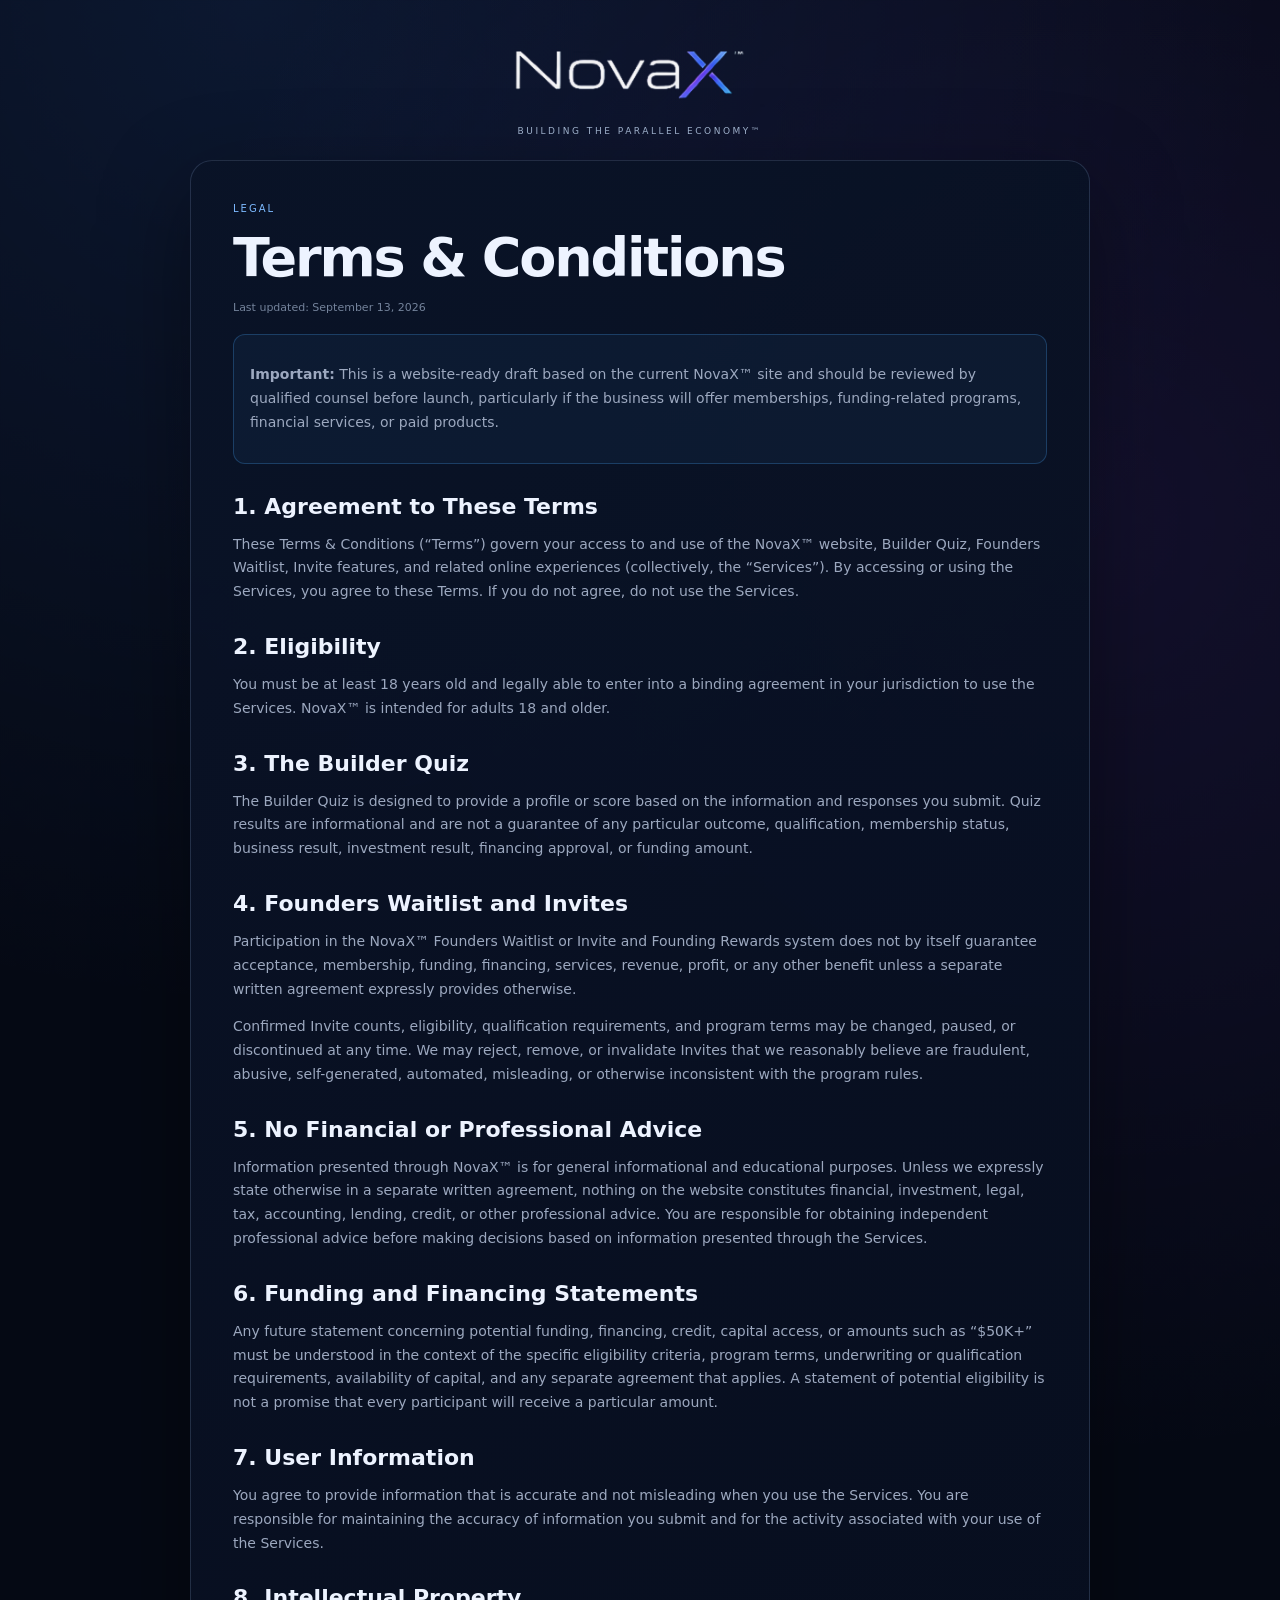
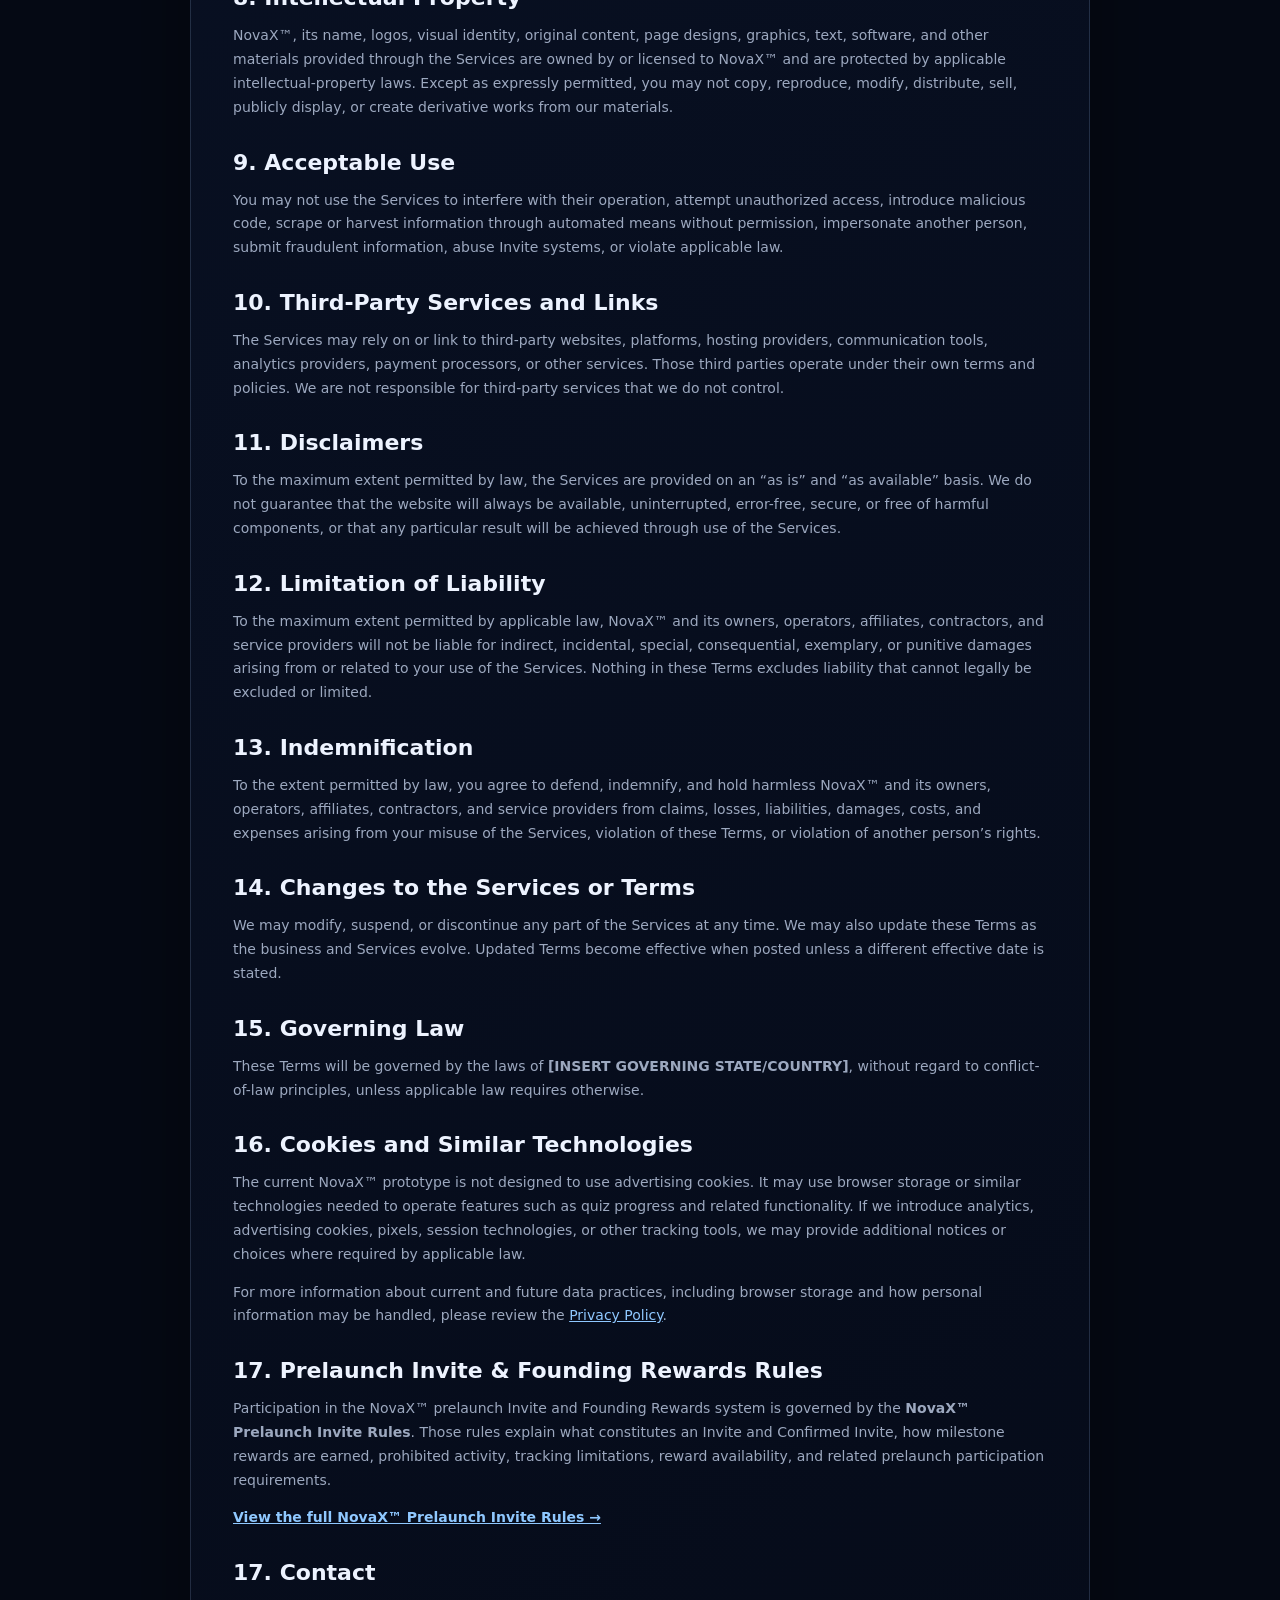
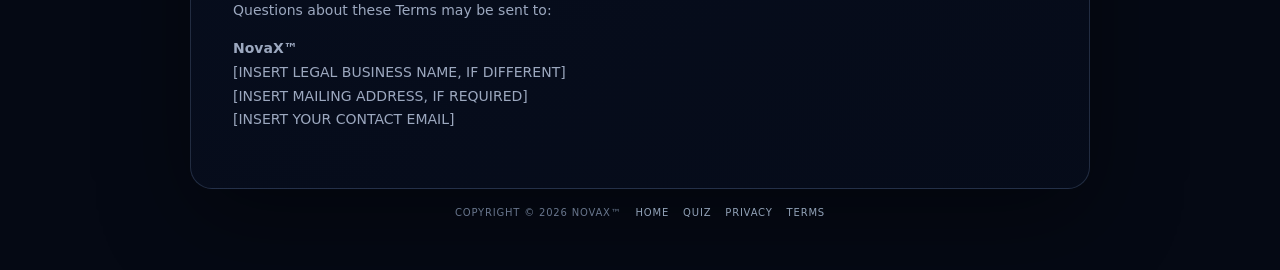
<file: terms.html>
<!doctype html>
<html lang="en">
<head>
<meta charset="utf-8">
<meta name="viewport" content="width=device-width,initial-scale=1">
<title>NovaX™ — Terms &amp; Conditions</title>
<meta name="description" content="NovaX™ Terms and Conditions">
<link rel="stylesheet" href="legal.css">
</head>
<body>
<main class="page">
  <header class="header">
    <img class="logo" src="assets/NovaX_APPROVED_LOGO_ASSET.png" alt="NovaX™">
    <div class="tagline">Building the Parallel Economy™</div>
  </header>

  <article class="panel">
    <div class="eyebrow">Legal</div>
    <h1>Terms &amp; Conditions</h1>
    <div class="meta">Last updated: September 13, 2026</div>

    <div class="notice">
      <p><strong>Important:</strong> This is a website-ready draft based on the current NovaX™ site and should be reviewed by qualified counsel before launch, particularly if the business will offer memberships, funding-related programs, financial services, or paid products.</p>
    </div>

    <h2>1. Agreement to These Terms</h2>
    <p>These Terms &amp; Conditions (“Terms”) govern your access to and use of the NovaX™ website, Builder Quiz, Founders Waitlist, Invite features, and related online experiences (collectively, the “Services”). By accessing or using the Services, you agree to these Terms. If you do not agree, do not use the Services.</p>

    <h2>2. Eligibility</h2>
    <p>You must be at least 18 years old and legally able to enter into a binding agreement in your jurisdiction to use the Services. NovaX™ is intended for adults 18 and older.</p>

    <h2>3. The Builder Quiz</h2>
    <p>The Builder Quiz is designed to provide a profile or score based on the information and responses you submit. Quiz results are informational and are not a guarantee of any particular outcome, qualification, membership status, business result, investment result, financing approval, or funding amount.</p>

    <h2>4. Founders Waitlist and Invites</h2>
    <p>Participation in the NovaX™ Founders Waitlist or Invite and Founding Rewards system does not by itself guarantee acceptance, membership, funding, financing, services, revenue, profit, or any other benefit unless a separate written agreement expressly provides otherwise.</p>
    <p>Confirmed Invite counts, eligibility, qualification requirements, and program terms may be changed, paused, or discontinued at any time. We may reject, remove, or invalidate Invites that we reasonably believe are fraudulent, abusive, self-generated, automated, misleading, or otherwise inconsistent with the program rules.</p>

    <h2>5. No Financial or Professional Advice</h2>
    <p>Information presented through NovaX™ is for general informational and educational purposes. Unless we expressly state otherwise in a separate written agreement, nothing on the website constitutes financial, investment, legal, tax, accounting, lending, credit, or other professional advice. You are responsible for obtaining independent professional advice before making decisions based on information presented through the Services.</p>

    <h2>6. Funding and Financing Statements</h2>
    <p>Any future statement concerning potential funding, financing, credit, capital access, or amounts such as “$50K+” must be understood in the context of the specific eligibility criteria, program terms, underwriting or qualification requirements, availability of capital, and any separate agreement that applies. A statement of potential eligibility is not a promise that every participant will receive a particular amount.</p>

    <h2>7. User Information</h2>
    <p>You agree to provide information that is accurate and not misleading when you use the Services. You are responsible for maintaining the accuracy of information you submit and for the activity associated with your use of the Services.</p>

    <h2>8. Intellectual Property</h2>
    <p>NovaX™, its name, logos, visual identity, original content, page designs, graphics, text, software, and other materials provided through the Services are owned by or licensed to NovaX™ and are protected by applicable intellectual-property laws. Except as expressly permitted, you may not copy, reproduce, modify, distribute, sell, publicly display, or create derivative works from our materials.</p>

    <h2>9. Acceptable Use</h2>
    <p>You may not use the Services to interfere with their operation, attempt unauthorized access, introduce malicious code, scrape or harvest information through automated means without permission, impersonate another person, submit fraudulent information, abuse Invite systems, or violate applicable law.</p>

    <h2>10. Third-Party Services and Links</h2>
    <p>The Services may rely on or link to third-party websites, platforms, hosting providers, communication tools, analytics providers, payment processors, or other services. Those third parties operate under their own terms and policies. We are not responsible for third-party services that we do not control.</p>

    <h2>11. Disclaimers</h2>
    <p>To the maximum extent permitted by law, the Services are provided on an “as is” and “as available” basis. We do not guarantee that the website will always be available, uninterrupted, error-free, secure, or free of harmful components, or that any particular result will be achieved through use of the Services.</p>

    <h2>12. Limitation of Liability</h2>
    <p>To the maximum extent permitted by applicable law, NovaX™ and its owners, operators, affiliates, contractors, and service providers will not be liable for indirect, incidental, special, consequential, exemplary, or punitive damages arising from or related to your use of the Services. Nothing in these Terms excludes liability that cannot legally be excluded or limited.</p>

    <h2>13. Indemnification</h2>
    <p>To the extent permitted by law, you agree to defend, indemnify, and hold harmless NovaX™ and its owners, operators, affiliates, contractors, and service providers from claims, losses, liabilities, damages, costs, and expenses arising from your misuse of the Services, violation of these Terms, or violation of another person’s rights.</p>

    <h2>14. Changes to the Services or Terms</h2>
    <p>We may modify, suspend, or discontinue any part of the Services at any time. We may also update these Terms as the business and Services evolve. Updated Terms become effective when posted unless a different effective date is stated.</p>

    <h2>15. Governing Law</h2>
    <p>These Terms will be governed by the laws of <strong>[INSERT GOVERNING STATE/COUNTRY]</strong>, without regard to conflict-of-law principles, unless applicable law requires otherwise.</p>


    <h2>16. Cookies and Similar Technologies</h2>
    <p>The current NovaX™ prototype is not designed to use advertising cookies. It may use browser storage or similar technologies needed to operate features such as quiz progress and related functionality. If we introduce analytics, advertising cookies, pixels, session technologies, or other tracking tools, we may provide additional notices or choices where required by applicable law.</p>
    <p>For more information about current and future data practices, including browser storage and how personal information may be handled, please review the <a href="privacy.html">Privacy Policy</a>.</p>

    <h2>17. Prelaunch Invite &amp; Founding Rewards Rules</h2>
    <p>Participation in the NovaX™ prelaunch Invite and Founding Rewards system is governed by the <strong>NovaX™ Prelaunch Invite Rules</strong>. Those rules explain what constitutes an Invite and Confirmed Invite, how milestone rewards are earned, prohibited activity, tracking limitations, reward availability, and related prelaunch participation requirements.</p>
    <p><a href="prelaunch-invite-rules.html"><strong>View the full NovaX™ Prelaunch Invite Rules →</strong></a></p>

    <h2>17. Contact</h2>
    <p>Questions about these Terms may be sent to:</p>
    <p><strong>NovaX™</strong><br>
    [INSERT LEGAL BUSINESS NAME, IF DIFFERENT]<br>
    [INSERT MAILING ADDRESS, IF REQUIRED]<br>
    [INSERT YOUR CONTACT EMAIL]</p>
  </article>

  <nav class="footer" aria-label="Site navigation">
    <span class="copyright">Copyright © 2026 NovaX™</span>
    <a href="index.html">Home</a>
    <a href="quiz.html">Quiz</a>
    <a href="privacy.html">Privacy</a>
    <a href="terms.html">Terms</a>
  </nav>
</main>
</body>
</html>
</file>
<file: assets/novax-signature.css>
/* NovaX™ Signature #5 visual prototype layer.
   Functional behavior remains owned by the V41 baseline; this file is visual-only. */
:root{
  --nx-bg:#050914;
  --nx-bg2:#091226;
  --nx-panel:rgba(10,18,36,.82);
  --nx-panel2:rgba(14,24,48,.78);
  --nx-text:#f3f6ff;
  --nx-muted:#9ca8bf;
  --nx-soft:#6f7d96;
  --nx-line:rgba(133,160,205,.20);
  --nx-line-strong:rgba(133,160,205,.34);
  --nx-blue:#49a7ff;
  --nx-violet:#8d5cff;
  --nx-purple:#b85cff;
  --nx-cyan:#51d8ff;
  --nx-white:#f4f7fb;
  --nx-shadow:0 28px 90px rgba(0,0,0,.42);
  --nx-radius:22px;
}

/* ---------- shared page atmosphere ---------- */
.auth-shell,.wrap,.app,.landing{position:relative;isolation:isolate}
.auth-shell:before,.wrap:before,.app:before,.landing:before{
  content:"";position:fixed;inset:0;z-index:-10;pointer-events:none;
  background:
    radial-gradient(circle at 15% 15%,rgba(63,132,255,.14),transparent 27%),
    radial-gradient(circle at 85% 18%,rgba(139,77,255,.13),transparent 28%),
    radial-gradient(circle at 50% 100%,rgba(30,120,210,.10),transparent 34%),
    linear-gradient(135deg,#030711 0%,#071022 48%,#050914 100%);
}
.auth-shell:after,.wrap:after,.app:after,.landing:after{
  content:"";position:fixed;inset:0;z-index:-9;pointer-events:none;opacity:.18;
  background-image:linear-gradient(rgba(125,165,220,.08) 1px,transparent 1px),linear-gradient(90deg,rgba(125,165,220,.08) 1px,transparent 1px);
  background-size:72px 72px;mask-image:linear-gradient(to bottom,black,transparent 78%);
}

/* ---------- Landing ---------- */
body:has(.landing){background:#050914!important;color:var(--nx-text)!important}
body:has(.landing) .landing{height:calc(100svh - 44px)!important;min-height:620px!important;background:transparent!important;overflow:hidden}
body:has(.landing) .landing::before{
  background-image:
    radial-gradient(circle at 50% 18%,rgba(78,161,255,.16),transparent 25%),
    radial-gradient(circle at 76% 55%,rgba(132,76,255,.12),transparent 26%),
    linear-gradient(145deg,#040814 0%,#07132b 54%,#050914 100%)!important;
  background-size:auto!important;background-position:center!important;
}
body:has(.landing) .landing::after{
  display:block!important;background:linear-gradient(180deg,rgba(3,7,17,.18),rgba(3,7,17,.28) 52%,rgba(3,7,17,.86) 100%)!important;
}
body:has(.landing) .content{justify-content:center!important;padding:34px 22px 70px!important}
body:has(.landing) .logo{width:min(560px,70vw)!important;filter:drop-shadow(0 10px 28px rgba(49,119,255,.10))!important}
body:has(.landing) .tagline{margin-top:18px!important;color:#dbe8ff!important;font-size:clamp(10px,1.1vw,16px)!important;letter-spacing:.38em!important}
body:has(.landing) .hero-copy{margin-top:clamp(42px,7vh,82px)!important;max-width:900px!important}
body:has(.landing) h1{font-size:clamp(42px,6.2vw,84px)!important;letter-spacing:-.045em!important}
body:has(.landing) h1 .gold{background:linear-gradient(90deg,#6dbdff,#b46dff 70%,#d6b9ff);-webkit-background-clip:text;background-clip:text;color:transparent!important}
body:has(.landing) .subcopy{color:#aebbd2!important;font-size:clamp(16px,1.65vw,24px)!important;line-height:1.5!important;margin-top:24px!important}
body:has(.landing) .cta{border:1px solid rgba(126,183,255,.78)!important;background:linear-gradient(100deg,rgba(55,128,240,.18),rgba(130,77,255,.18))!important;color:#eef5ff!important;box-shadow:0 14px 44px rgba(36,103,211,.20),inset 0 0 0 1px rgba(255,255,255,.04)!important;backdrop-filter:blur(14px)!important}
body:has(.landing) .cta:hover{background:linear-gradient(100deg,rgba(55,128,240,.30),rgba(130,77,255,.28))!important}
body:has(.landing) .bottom-text{color:#8493ad!important;letter-spacing:.25em!important}
body:has(.landing) .ring{opacity:.78!important;filter:drop-shadow(0 0 16px rgba(78,161,255,.22))}
body:has(.landing) .site-footer{background:#030610!important;border-top:1px solid rgba(130,158,205,.12)!important;color:#68758c!important}
body:has(.landing) .site-footer a{color:#8796ad!important}
@media(max-width:600px) and (orientation:portrait){
  body:has(.landing) .landing{height:calc(100svh - 74px)!important;min-height:0!important}
  body:has(.landing) .content{display:flex!important;position:relative!important;inset:auto!important;padding:26px 20px 52px!important}
  body:has(.landing) .logo{display:block!important;width:min(78vw,360px)!important}
  body:has(.landing) .tagline{display:block!important;font-size:9px!important;letter-spacing:.28em!important;margin-top:13px!important}
  body:has(.landing) .hero-copy{display:block!important;margin-top:54px!important}
  body:has(.landing) h1{font-size:clamp(37px,12vw,54px)!important}
  body:has(.landing) .subcopy{font-size:15px!important;margin-top:20px!important}
  body:has(.landing) .cta{min-height:56px!important;width:min(88vw,360px)!important;font-size:14px!important}
  body:has(.landing) .bottom{display:flex!important;bottom:16px!important}
  body:has(.landing) .ring{width:38px!important;height:38px!important}
  body:has(.landing) .mobile-cta-hit{display:none!important}
  body:has(.landing) .site-footer{height:74px!important}
}

/* ---------- Auth / identity ---------- */
body:has(.auth-shell){background:#050914!important;color:var(--nx-text)!important}
body:has(.auth-shell){display:flex;align-items:center;justify-content:center;padding:22px!important;min-height:100svh}
body:has(.auth-shell) .auth-shell{width:min(100%,560px)}
body:has(.auth-shell) .panel{background:linear-gradient(145deg,rgba(10,19,39,.94),rgba(6,12,26,.92))!important;border:1px solid var(--nx-line-strong)!important;border-radius:26px!important;padding:42px 34px!important;box-shadow:var(--nx-shadow),inset 0 1px 0 rgba(255,255,255,.04)!important;text-align:left!important}
body:has(.auth-shell) .logo{display:block!important;width:min(300px,76%)!important;margin:0 auto 26px!important}
body:has(.auth-shell) .eyebrow{color:#7dbaff!important;letter-spacing:.22em!important;font-size:10px!important}
body:has(.auth-shell) .headline{font-family:Inter,system-ui,sans-serif!important;font-weight:650!important;letter-spacing:-.035em!important;color:#f4f7ff!important;font-size:clamp(34px,6vw,50px)!important}
body:has(.auth-shell) .sub{color:var(--nx-muted)!important;font-size:14px!important}
body:has(.auth-shell) .auth-buttons{gap:12px!important}
body:has(.auth-shell) .auth-btn{border:1px solid var(--nx-line-strong)!important;border-radius:13px!important;background:rgba(255,255,255,.045)!important;color:#edf4ff!important;min-height:54px!important;letter-spacing:.07em!important}
body:has(.auth-shell) .auth-btn.primary{background:linear-gradient(100deg,#317fdc,#6d4eea)!important;border-color:transparent!important;color:white!important}
body:has(.auth-shell) .auth-btn.apple{background:#f3f6fb!important;color:#08101e!important;border-color:#f3f6fb!important}
body:has(.auth-shell) .profile{border-top:1px solid var(--nx-line)!important}
body:has(.auth-shell) .avatar{border:1px solid rgba(93,165,255,.45)!important;background:linear-gradient(145deg,#10284c,#241344)!important}
body:has(.auth-shell) .profile-name{font-family:Inter,system-ui,sans-serif!important;font-weight:700!important}
body:has(.auth-shell) .fineprint,body:has(.auth-shell) .fineprint a{color:#708099!important}

/* ---------- Quiz / Builder Profile ---------- */
body:has(.quiz-page){background:#050914!important;color:var(--nx-text)!important}
body:has(.quiz-page) .wrap{width:min(920px,94vw)!important;padding:28px 0 80px!important}
body:has(.quiz-page) .header{text-align:left!important;display:grid;grid-template-columns:auto 1fr;gap:24px;align-items:center;margin-bottom:28px!important;padding:18px 20px;background:rgba(8,16,33,.68);border:1px solid var(--nx-line);border-radius:20px;backdrop-filter:blur(14px)}
body:has(.quiz-page) .header .logo{width:190px!important;margin:0!important}
body:has(.quiz-page) .tagline{color:#8fa8c9!important;letter-spacing:.28em!important;font-size:9px!important;text-transform:uppercase}
body:has(.quiz-page) .panel{background:linear-gradient(145deg,rgba(10,19,39,.91),rgba(6,12,26,.92))!important;border:1px solid var(--nx-line)!important;border-radius:24px!important;padding:38px!important;box-shadow:var(--nx-shadow),inset 0 1px 0 rgba(255,255,255,.03)!important}
body:has(.quiz-page) .panel h1,body:has(.quiz-page) .panel h2{font-family:Inter,system-ui,sans-serif!important;font-weight:650!important;letter-spacing:-.04em!important;color:#f4f7ff!important}
body:has(.quiz-page) .panel h1{font-size:clamp(34px,6vw,58px)!important}
body:has(.quiz-page) .panel h2{font-size:clamp(29px,5vw,46px)!important}
body:has(.quiz-page) .panel p{color:var(--nx-muted)!important}
body:has(.quiz-page) input{background:rgba(2,7,17,.72)!important;border:1px solid var(--nx-line-strong)!important;border-radius:12px!important;color:#fff!important}
body:has(.quiz-page) label{color:#91a4c0!important}
body:has(.quiz-page) button{border:1px solid rgba(110,175,255,.50)!important;border-radius:12px!important;background:linear-gradient(100deg,rgba(49,127,220,.16),rgba(109,78,234,.14))!important;color:#eef5ff!important}
body:has(.quiz-page) button:hover{background:linear-gradient(100deg,rgba(49,127,220,.27),rgba(109,78,234,.24))!important}
body:has(.quiz-page) .answer{background:rgba(255,255,255,.035)!important;border-color:var(--nx-line)!important}
body:has(.quiz-page) .answer:hover,body:has(.quiz-page) .answer.selected{background:rgba(83,139,228,.14)!important;border-color:rgba(105,183,255,.60)!important}
body:has(.quiz-page) .progress{background:#152038!important;height:4px!important}
body:has(.quiz-page) .bar{background:linear-gradient(90deg,var(--nx-blue),var(--nx-violet))!important}
body:has(.quiz-page) .score{color:#e8efff!important;font-family:Inter,system-ui,sans-serif!important;font-weight:700!important}
body:has(.quiz-page) .tag{border-color:rgba(111,174,255,.40)!important;color:#9ccaff!important;background:rgba(59,126,220,.08)!important;border-radius:999px!important}
body:has(.quiz-page) .box{border-color:var(--nx-line)!important}
body:has(.quiz-page) .path{font-family:Inter,system-ui,sans-serif!important;color:#c7d9f5!important}
body:has(.quiz-page) .share-profile{border-color:var(--nx-line)!important}
body:has(.quiz-page) .profile-card{border-color:rgba(112,175,255,.42)!important;box-shadow:0 28px 90px rgba(0,0,0,.55)!important}
@media(max-width:650px){body:has(.quiz-page) .header{grid-template-columns:1fr;text-align:center;gap:10px}body:has(.quiz-page) .header .logo{margin:auto!important;width:min(220px,70vw)!important}body:has(.quiz-page) .panel{padding:24px 18px!important}}

/* ---------- Hub ---------- */
body:has(.app){background:#050914!important;color:var(--nx-text)!important}
body:has(.app) .sidebar{background:rgba(5,12,27,.92)!important;border-color:var(--nx-line)!important;box-shadow:20px 0 60px rgba(0,0,0,.18)}
body:has(.app) .brand img{width:170px!important;height:auto!important;object-fit:contain!important}
body:has(.app) .nav button{color:#9daac0!important;border-color:transparent!important;background:transparent!important}
body:has(.app) .nav button.active,body:has(.app) .nav button:hover{background:linear-gradient(90deg,rgba(56,127,225,.18),rgba(130,76,255,.12))!important;color:#f1f6ff!important;border-color:rgba(105,171,255,.20)!important}
body:has(.app) .top{background:rgba(4,10,22,.76)!important;border-color:var(--nx-line)!important;backdrop-filter:blur(14px)}
body:has(.app) .card,body:has(.app) .hero{background:linear-gradient(145deg,rgba(10,19,39,.86),rgba(6,12,26,.86))!important;border-color:var(--nx-line)!important;box-shadow:0 22px 70px rgba(0,0,0,.24),inset 0 1px 0 rgba(255,255,255,.025)!important}
body:has(.app) .hero{background:radial-gradient(circle at 78% 22%,rgba(123,76,255,.20),transparent 28%),radial-gradient(circle at 30% 30%,rgba(45,139,255,.16),transparent 30%),linear-gradient(145deg,rgba(10,19,39,.96),rgba(6,12,26,.92))!important}
body:has(.app) .hero h1,body:has(.app) .card h2{font-family:Inter,system-ui,sans-serif!important;font-weight:650!important;letter-spacing:-.035em!important}
body:has(.app) .hero .tagline{color:#8fc5ff!important}
body:has(.app) .sub,body:has(.app) p{color:#93a3bc!important}
body:has(.app) .node .dot{border-color:rgba(104,179,255,.40)!important;background:#071329!important;color:#9ed0ff!important}
body:has(.app) .node.done .dot{background:linear-gradient(135deg,#317fdc,#714be8)!important;color:#fff!important;border-color:transparent!important}
body:has(.app) .node.current .dot{box-shadow:0 0 0 6px rgba(84,151,255,.10),0 0 28px rgba(91,129,255,.30)!important}
body:has(.app) .path{background:rgba(255,255,255,.025)!important;border-color:var(--nx-line)!important}
body:has(.app) .path button,body:has(.app) .invite button,body:has(.app) .theme button{border-color:rgba(105,173,255,.45)!important;background:rgba(49,127,220,.08)!important;color:#dcecff!important}
body:has(.app) .state{border-color:rgba(115,173,255,.28)!important;color:#91c7ff!important;background:rgba(64,133,224,.08)!important}
body:has(.app) .reward{border-color:var(--nx-line)!important}
body:has(.app) .rnum{background:linear-gradient(135deg,#317fdc,#784ce9)!important;color:white!important}
body:has(.app) .footerbanner{background:radial-gradient(circle at 80% 20%,rgba(127,75,255,.20),transparent 28%),linear-gradient(145deg,#08142a,#0b1021)!important;border-color:var(--nx-line-strong)!important}
body:has(.app) .light{--bg:#f3f7fc!important;--panel:#fff!important;--panel2:#edf2f8!important;--text:#172338!important;--muted:#617089!important;--line:#d9e1ec!important}
body:has(.app) .light .sidebar,body:has(.app) .light .top{background:rgba(248,251,255,.90)!important;color:#172338!important}
body:has(.app) .light .card,body:has(.app) .light .hero{background:rgba(255,255,255,.94)!important;color:#172338!important}
body:has(.app) .light .nav button{color:#60718a!important}
body:has(.app) .light .nav button.active,body:has(.app) .light .nav button:hover{background:#eaf2fc!important;color:#17304e!important}
body:has(.app) .light .hero p,body:has(.app) .light .sub,body:has(.app) .light p{color:#63728a!important}
body:has(.app) .light .footerbanner{background:linear-gradient(145deg,#edf5ff,#f3efff)!important;color:#172338!important}

@media(max-width:700px){body:has(.app) .brand img{width:124px!important}body:has(.app) .nav button:nth-child(n+5){display:none!important}}
</file>
<file: legal.css>
:root{--bg:#050914;--panel:#0a1224;--text:#edf3ff;--muted:#9ca8bf;--line:rgba(133,160,205,.22);--blue:#49a7ff;--violet:#8d5cff}
*{box-sizing:border-box}html{background:var(--bg)}body{margin:0;min-height:100vh;background:radial-gradient(circle at 20% 0%,rgba(63,132,255,.12),transparent 28%),radial-gradient(circle at 85% 15%,rgba(139,77,255,.10),transparent 30%),var(--bg);color:var(--text);font-family:Inter,ui-sans-serif,system-ui,-apple-system,Segoe UI,Arial,sans-serif}.page{width:min(900px,92vw);margin:0 auto;padding:28px 0 34px}.header{text-align:center;padding:18px 20px 24px}.logo{display:block;width:min(260px,68vw);margin:0 auto 14px}.tagline{color:#9eb0ca;letter-spacing:.28em;font-size:9px;text-transform:uppercase}.panel{background:linear-gradient(145deg,rgba(10,19,39,.94),rgba(6,12,26,.94));border:1px solid var(--line);border-radius:22px;padding:clamp(24px,4vw,42px);box-shadow:0 28px 90px rgba(0,0,0,.38)}.eyebrow{color:#7dbaff;font-size:10px;letter-spacing:.2em;text-transform:uppercase}.panel h1{font-size:clamp(34px,6vw,54px);font-weight:650;letter-spacing:-.04em;margin:12px 0}.panel h2{font-size:22px;margin:30px 0 10px}.panel p,.panel li{color:var(--muted);line-height:1.7;font-size:14px}.panel a{color:#8fc8ff}.meta{color:#74839b;font-size:11px;margin-bottom:20px}.notice{border:1px solid rgba(73,167,255,.25);background:rgba(73,167,255,.06);padding:14px 16px;border-radius:12px;margin:20px 0}.footer{display:flex;justify-content:center;gap:14px;flex-wrap:wrap;padding:18px 8px;color:#718097;font-size:10px;letter-spacing:.08em;text-transform:uppercase;text-align:center}.footer a{color:#91a1b7;text-decoration:none}.footer a:hover{color:#c4dcff}.copyright{color:#68758c}
</file>
